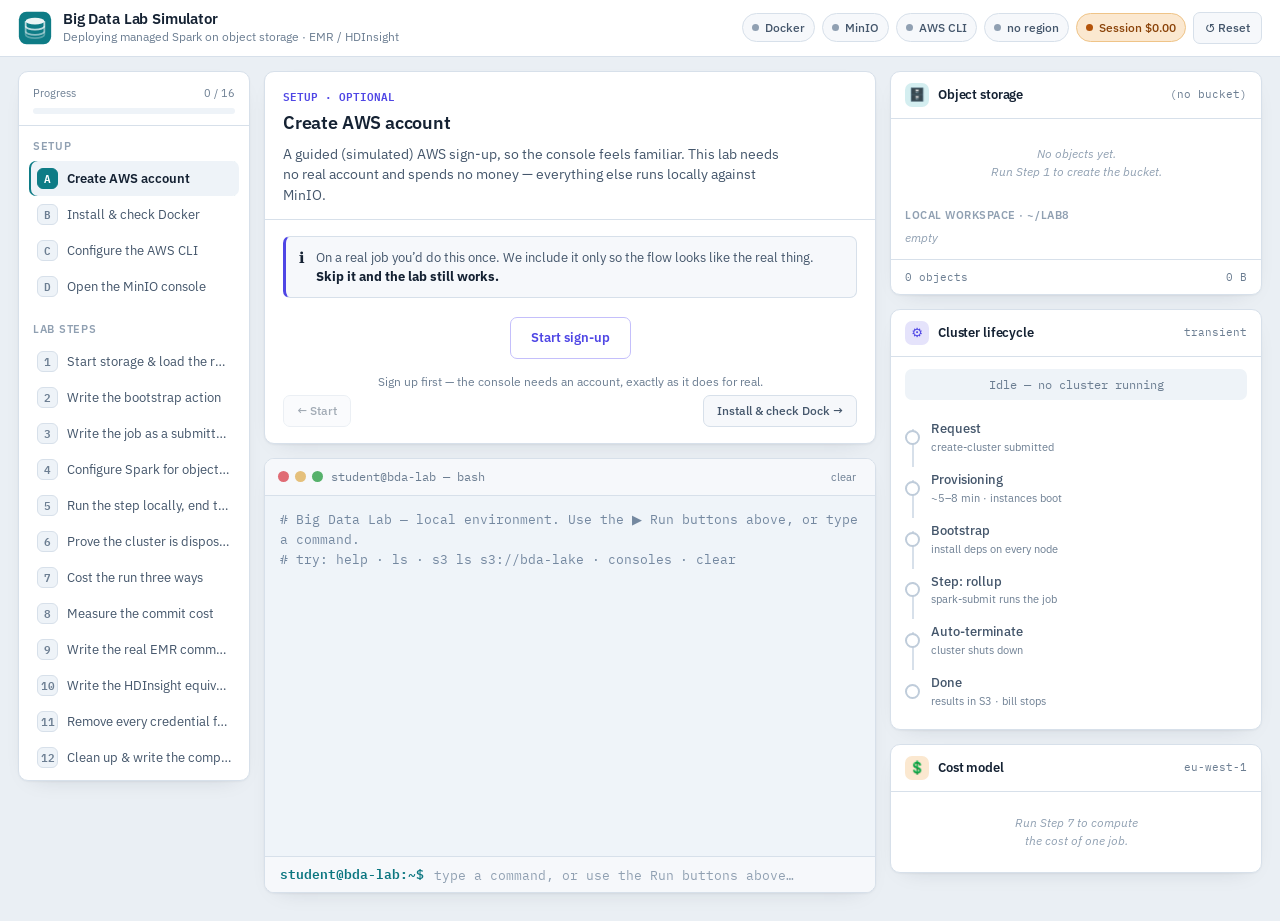
<file: index.html>
<!DOCTYPE html>
<html lang="en">
<head>
<meta charset="UTF-8">
<meta name="viewport" content="width=device-width, initial-scale=1, viewport-fit=cover">
<title>Big Data Lab Simulator — EMR / HDInsight</title>

<link rel="preconnect" href="https://fonts.googleapis.com">
<link rel="preconnect" href="https://fonts.gstatic.com" crossorigin>
<link href="https://fonts.googleapis.com/css2?family=IBM+Plex+Mono:wght@400;500;600&family=IBM+Plex+Sans:wght@400;500;600;700&display=swap" rel="stylesheet">

<!-- Stylesheets, in cascade order: tokens first, then the shell,
     then the pieces that sit inside it. -->
<link rel="stylesheet" href="css/tokens.css">
<link rel="stylesheet" href="css/base.css">
<link rel="stylesheet" href="css/layout.css">
<link rel="stylesheet" href="css/components.css">
<link rel="stylesheet" href="css/terminal.css">
<link rel="stylesheet" href="css/panels.css">
<link rel="stylesheet" href="css/modal.css">
<link rel="stylesheet" href="css/sim-window.css">

<!-- The simulated browser and the two consoles it draws. Namespaced
     .cr-* / .mn-* / .aw-* so they cannot leak into the lab. -->
<link rel="stylesheet" href="console/css/browser-chrome.css">
<link rel="stylesheet" href="console/css/minio.css">
<link rel="stylesheet" href="console/css/aws.css">
</head>
<body>

<header class="topbar">
  <div class="brand">
    <svg class="logo" viewBox="0 0 40 40" fill="none" aria-hidden="true">
      <rect x="1" y="1" width="38" height="38" rx="9" fill="#0e7c86"/>
      <ellipse cx="20" cy="12" rx="11" ry="4" fill="#fff" opacity=".92"/>
      <path d="M9 12v6c0 2.2 4.9 4 11 4s11-1.8 11-4v-6" stroke="#fff" stroke-width="2.1" opacity=".72" fill="none"/>
      <path d="M9 18v6c0 2.2 4.9 4 11 4s11-1.8 11-4v-6" stroke="#fff" stroke-width="2.1" opacity=".5" fill="none"/>
      <path d="M9 24v4c0 2.2 4.9 4 11 4s11-1.8 11-4v-4" stroke="#fff" stroke-width="2.1" opacity=".3" fill="none"/>
    </svg>
    <div class="brand-txt">
      <h1>Big Data Lab Simulator</h1>
      <p>Deploying managed Spark on object storage · EMR / HDInsight</p>
    </div>
  </div>
  <div class="env-strip" id="envStrip">
    <span class="chip" id="chDocker"><i class="dot"></i>Docker</span>
    <span class="chip" id="chMinio"><i class="dot"></i>MinIO</span>
    <span class="chip" id="chCli"><i class="dot"></i>AWS&nbsp;CLI</span>
    <span class="chip" id="chRegion"><i class="dot"></i>no&nbsp;region</span>
    <span class="chip cost" id="chCost"><i class="dot"></i>Session&nbsp;$0.00</span>
    <button class="btn-reset" id="btnReset">↺ Reset</button>
  </div>
</header>

<main class="app">
  <!-- left rail: progress + step index -->
  <nav class="nav">
    <div class="nav-prog">
      <div class="lab"><span>Progress</span><span id="progTxt">0 / 16</span></div>
      <div class="bar"><i id="progBar"></i></div>
    </div>
    <div class="nav-group"><span>Setup</span><ul class="nav-list" id="navSetup"></ul></div>
    <div class="nav-group"><span>Lab steps</span><ul class="nav-list" id="navSteps"></ul></div>
  </nav>

  <!-- centre: the current step, then the terminal -->
  <section class="center">
    <div class="panel" id="stepPanel"></div>

    <div class="term-wrap">
      <div class="term-head">
        <div class="tl"><i></i><i></i><i></i></div>
        <span class="ttl">student@bda-lab — bash</span>
        <button class="term-clear" id="termClear">clear</button>
      </div>
      <div class="term" id="term"></div>
      <div class="term-input">
        <span class="u" id="cwdLabel">student@bda-lab:~$</span>
        <input id="termInput" placeholder="type a command, or use the Run buttons above…" autocomplete="off" spellcheck="false">
      </div>
    </div>
  </section>

  <!-- right rail: live views of storage, compute and cost -->
  <aside class="rail">
    <div class="card">
      <div class="card-head store">
        <div class="ic">🗄️</div>
        <h3>Object storage</h3>
        <span class="sub" id="storeUrl">s3://bda-lake</span>
      </div>
      <div class="card-body" id="storeBody"></div>
      <div class="store-foot"><span id="storeCount">0 objects</span><span id="storeSize">0 B</span></div>
    </div>

    <div class="card">
      <div class="card-head comp"><div class="ic">⚙️</div><h3>Cluster lifecycle</h3><span class="sub">transient</span></div>
      <div class="card-body" id="clusterBody"></div>
    </div>

    <div class="card">
      <div class="card-head cost"><div class="ic">💲</div><h3>Cost model</h3><span class="sub">eu-west-1</span></div>
      <div class="card-body" id="costBody"></div>
    </div>
  </aside>
</main>

<!-- simulated AWS sign-up wizard -->
<div class="overlay" id="awsOverlay">
  <div class="modal aws">
    <div class="m-head"><h3 id="awsTitle">Create an AWS account</h3><button class="x" data-close="awsOverlay">×</button></div>
    <div class="m-body" id="awsBody"></div>
    <div class="m-foot" id="awsFoot"></div>
  </div>
</div>

<div class="toast" id="toast"></div>

<!-- Plain scripts in dependency order, so the lab also runs from
     file:// with no build step and no server. -->
<script src="js/core/utils.js"></script>
<script src="js/core/state.js"></script>
<script src="js/core/bridge.js"></script>

<script src="js/data/setup.js"></script>
<script src="js/data/steps.js"></script>

<script src="js/ui/panels.js"></script>
<script src="js/ui/nav.js"></script>
<script src="js/ui/step-panel.js"></script>
<script src="js/ui/terminal.js"></script>

<script src="js/engine/effects.js"></script>
<script src="js/engine/runner.js"></script>

<!-- the simulated browser, its two console apps, and the window manager -->
<script src="console/js/chrome.js"></script>
<script src="console/js/minio.js"></script>
<script src="console/js/aws.js"></script>
<script src="js/consoles/sim-window.js"></script>
<script src="js/consoles/launcher.js"></script>
<script src="js/consoles/aws-signup.js"></script>

<script src="js/app.js"></script>
</body>
</html>
</file>
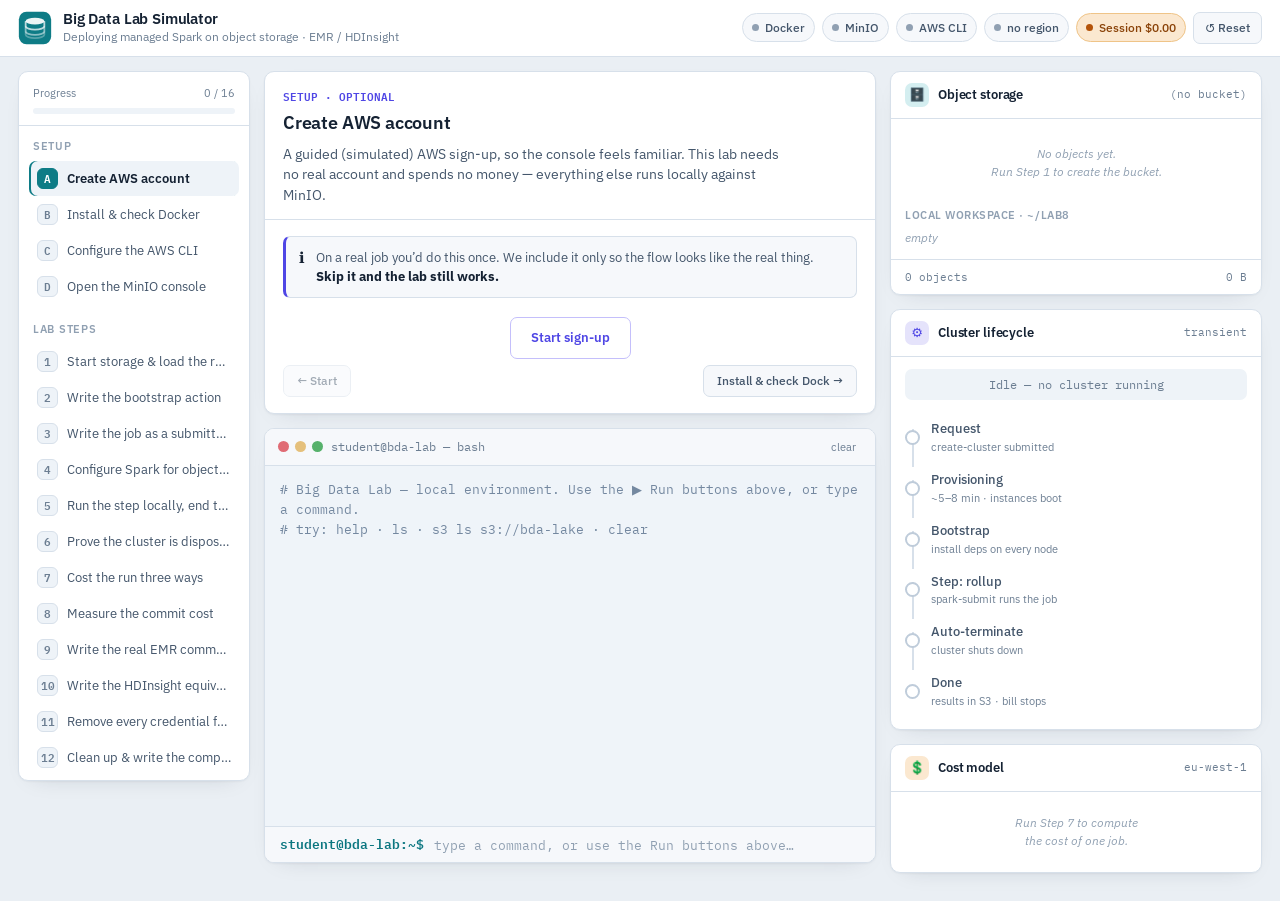
<file: _original-backup.html>
<!DOCTYPE html>
<html lang="en">
<head>
<meta charset="UTF-8">
<meta name="viewport" content="width=device-width, initial-scale=1, viewport-fit=cover">
<title>Big Data Lab Simulator — EMR / HDInsight</title>
<link rel="preconnect" href="https://fonts.googleapis.com">
<link rel="preconnect" href="https://fonts.gstatic.com" crossorigin>
<link href="https://fonts.googleapis.com/css2?family=IBM+Plex+Mono:wght@400;500;600&family=IBM+Plex+Sans:wght@400;500;600;700&display=swap" rel="stylesheet">
<style>
:root{
  --bg:#eaeff4; --surface:#ffffff; --surface-2:#f6f8fb; --surface-3:#eef3f8;
  --border:#d7e0ea; --border-strong:#bfccda;
  --ink:#152233; --ink-2:#44566b; --ink-3:#6c7e92; --muted:#90a0b2;
  --storage:#0e7c86; --storage-soft:#d4eef0; --storage-line:#9ad7db;
  --compute:#4f46e5; --compute-soft:#e5e3fb; --compute-line:#c4bffb;
  --warn:#b45309; --warn-soft:#fbe8d0; --warn-line:#efc488;
  --ok:#157a3c; --ok-soft:#d6efdf; --ok-line:#9fd6b2;
  --danger:#be123c; --danger-soft:#fbdbe3;
  --term-bg:#eff4f9; --term-ink:#243244; --term-dim:#7488a0;
  --term-green:#0f7a3d; --term-red:#c01f45; --term-blue:#2b4acb; --term-teal:#0b7680; --term-amber:#9a5a05; --term-violet:#5b3fd6;
  --radius:10px; --radius-sm:7px;
  --shadow:0 1px 2px rgba(21,34,51,.05), 0 8px 24px -16px rgba(21,34,51,.22);
  color-scheme: light;
}
*{box-sizing:border-box}
html{scroll-padding-top:env(safe-area-inset-top,0px)}
html,body{height:100%}
body{
  margin:0; background:var(--bg); color:var(--ink);
  font-family:"IBM Plex Sans","Segoe UI",system-ui,-apple-system,sans-serif;
  font-size:14px; line-height:1.5;
  padding-top:env(safe-area-inset-top,0px); padding-bottom:env(safe-area-inset-bottom,0px);
  -webkit-font-smoothing:antialiased;
}
code,kbd,.mono{font-family:"IBM Plex Mono",ui-monospace,"SFMono-Regular",Menlo,monospace}
h1,h2,h3,h4{margin:0; font-weight:600; letter-spacing:-.01em}
a{color:var(--storage)}
::selection{background:#bfe6e9}

/* fixed top bar fill for safe area */
body::before{content:"";position:fixed;inset:0 0 auto;height:env(safe-area-inset-top,0px);background:var(--surface);z-index:60}

/* ---------- Header ---------- */
.topbar{
  position:sticky; top:env(safe-area-inset-top,0px); z-index:50;
  background:var(--surface); border-bottom:1px solid var(--border);
  display:flex; align-items:center; gap:16px; padding:10px 18px; flex-wrap:wrap;
}
.brand{display:flex; align-items:center; gap:11px; min-width:0}
.logo{width:34px;height:34px;flex:0 0 auto}
.brand-txt{min-width:0}
.brand-txt h1{font-size:15px; line-height:1.15}
.brand-txt p{margin:1px 0 0; font-size:11.5px; color:var(--ink-3)}
.env-strip{display:flex; align-items:center; gap:7px; margin-left:auto; flex-wrap:wrap}
.chip{
  display:inline-flex; align-items:center; gap:6px; font-size:11.5px; font-weight:500;
  padding:5px 9px; border-radius:100px; border:1px solid var(--border);
  background:var(--surface-2); color:var(--ink-2); white-space:nowrap;
}
.chip .dot{width:7px;height:7px;border-radius:50%;background:var(--muted);flex:0 0 auto}
.chip.on{background:var(--ok-soft); border-color:var(--ok-line); color:#0e5a2c}
.chip.on .dot{background:var(--ok)}
.chip.run{background:var(--compute-soft); border-color:var(--compute-line); color:#3b32b8}
.chip.run .dot{background:var(--compute); animation:pulse 1.1s infinite}
.chip.cost{background:var(--warn-soft);border-color:var(--warn-line);color:#8a4208}
.chip.cost .dot{background:var(--warn)}
@keyframes pulse{0%,100%{opacity:1}50%{opacity:.35}}
.btn-reset{
  font:inherit;font-size:12px;font-weight:500;cursor:pointer;color:var(--ink-2);
  background:var(--surface-2);border:1px solid var(--border);border-radius:7px;padding:6px 11px;
}
.btn-reset:hover{border-color:var(--border-strong);background:var(--surface-3)}

/* ---------- Layout ---------- */
.app{display:grid; grid-template-columns:232px minmax(0,1fr) 372px; gap:14px; padding:14px 18px 28px; align-items:start}

/* ---------- Nav rail ---------- */
.nav{position:sticky; top:calc(64px + env(safe-area-inset-top,0px)); background:var(--surface); border:1px solid var(--border); border-radius:var(--radius); overflow:hidden; box-shadow:var(--shadow)}
.nav-prog{padding:13px 14px 11px; border-bottom:1px solid var(--border)}
.nav-prog .lab{display:flex;justify-content:space-between;font-size:11px;color:var(--ink-3);margin-bottom:7px}
.bar{height:6px;background:var(--surface-3);border-radius:100px;overflow:hidden}
.bar>i{display:block;height:100%;width:0;background:linear-gradient(90deg,var(--storage),var(--compute));transition:width .5s cubic-bezier(.4,0,.2,1)}
.nav-group{padding:9px 10px 4px}
.nav-group>span{font-size:10.5px;font-weight:600;letter-spacing:.07em;text-transform:uppercase;color:var(--muted);padding:0 4px}
.nav-list{list-style:none;margin:5px 0 0;padding:0}
.nav-item{
  display:flex;align-items:center;gap:9px;padding:7px 8px;border-radius:var(--radius-sm);
  cursor:pointer;font-size:12.5px;color:var(--ink-2);margin-bottom:1px;
}
.nav-item:hover{background:var(--surface-2)}
.nav-item.active{background:var(--surface-3);color:var(--ink);font-weight:600;box-shadow:inset 2px 0 0 var(--storage)}
.nav-num{
  width:21px;height:21px;flex:0 0 auto;border-radius:6px;display:grid;place-items:center;
  font-size:11px;font-weight:600;background:var(--surface-3);color:var(--ink-3);border:1px solid var(--border);
  font-family:"IBM Plex Mono",monospace;
}
.nav-item.active .nav-num{background:var(--storage);color:#fff;border-color:var(--storage)}
.nav-item.done .nav-num{background:var(--ok-soft);color:var(--ok);border-color:var(--ok-line)}
.nav-item.done .nav-num::after{content:"✓"}
.nav-item.done .nav-num span{display:none}
.nav-title{overflow:hidden;text-overflow:ellipsis;white-space:nowrap}

/* ---------- Center column ---------- */
.center{display:flex;flex-direction:column;gap:14px;min-width:0}
.panel{background:var(--surface);border:1px solid var(--border);border-radius:var(--radius);box-shadow:var(--shadow)}
.step-head{padding:16px 18px 14px;border-bottom:1px solid var(--border)}
.step-eyebrow{font-size:11px;font-weight:600;color:var(--storage);font-family:"IBM Plex Mono",monospace;margin-bottom:5px}
.step-eyebrow.setup{color:var(--compute)}
.step-head h2{font-size:18px}
.step-head .lede{margin:8px 0 0;color:var(--ink-2);font-size:13.5px;max-width:62ch}
.step-body{padding:16px 18px}
.teach{
  display:flex;gap:11px;background:var(--surface-2);border:1px solid var(--border);
  border-left:3px solid var(--storage);border-radius:var(--radius-sm);padding:11px 13px;margin-bottom:13px;
}
.teach.setup{border-left-color:var(--compute)}
.teach.warn{border-left-color:var(--warn);background:var(--warn-soft);border-color:var(--warn-line)}
.teach .ic{flex:0 0 auto;font-size:15px;line-height:1.3}
.teach p{margin:0;font-size:12.8px;color:var(--ink-2)}
.teach strong{color:var(--ink)}

.cmd{border:1px solid var(--border);border-radius:var(--radius-sm);overflow:hidden;margin-bottom:12px;background:var(--surface-3)}
.cmd-bar{display:flex;align-items:center;gap:8px;padding:7px 10px;background:var(--surface-2);border-bottom:1px solid var(--border)}
.cmd-bar .lbl{font-size:11.5px;font-weight:600;color:var(--ink-2);margin-right:auto;display:flex;align-items:center;gap:7px}
.tag{font-size:10px;font-weight:600;padding:2px 7px;border-radius:100px;font-family:"IBM Plex Mono",monospace}
.tag.added{background:var(--compute-soft);color:#3b32b8}
.tag.review{background:var(--warn-soft);color:#8a4208}
.cmd pre{margin:0;padding:11px 13px;overflow-x:auto;font-size:12.3px;line-height:1.55;color:var(--term-ink);white-space:pre}
.cmd pre .cm{color:var(--term-dim)}
.cmd pre .kw{color:var(--term-violet);font-weight:500}
.cmd pre .st{color:var(--term-teal)}
.cmd pre .fl{color:var(--term-amber)}
.btn{font:inherit;font-weight:600;font-size:12px;cursor:pointer;border-radius:7px;padding:6px 13px;border:1px solid transparent;display:inline-flex;align-items:center;gap:6px;transition:.12s}
.btn:disabled{opacity:.5;cursor:not-allowed}
.btn-run{background:var(--storage);color:#fff}
.btn-run:hover:not(:disabled){background:#0a6b74}
.btn-copy{background:var(--surface);color:var(--ink-2);border-color:var(--border-strong)}
.btn-copy:hover:not(:disabled){background:var(--surface-3)}
.btn-ghost{background:var(--surface);color:var(--compute);border-color:var(--compute-line)}
.btn-ghost:hover:not(:disabled){background:var(--compute-soft)}
.step-nav-btns{display:flex;justify-content:space-between;gap:10px;margin-top:4px}
.btn-step{background:var(--surface-2);color:var(--ink-2);border-color:var(--border);font-weight:500}
.btn-step:hover:not(:disabled){border-color:var(--border-strong);background:var(--surface-3)}
.btn-run-all{background:var(--compute);color:#fff;margin-left:auto}
.btn-run-all:hover:not(:disabled){background:#413ad0}

/* ---------- Terminal ---------- */
.term-wrap{background:var(--surface);border:1px solid var(--border);border-radius:var(--radius);overflow:hidden;box-shadow:var(--shadow)}
.term-head{display:flex;align-items:center;gap:8px;padding:9px 13px;background:var(--surface-2);border-bottom:1px solid var(--border)}
.tl{display:flex;gap:6px}
.tl i{width:11px;height:11px;border-radius:50%;display:block}
.tl i:nth-child(1){background:#e06c75}.tl i:nth-child(2){background:#e5c07b}.tl i:nth-child(3){background:#56b16b}
.term-head .ttl{font-size:11.5px;color:var(--ink-3);font-family:"IBM Plex Mono",monospace;margin-right:auto}
.term-clear{font:inherit;font-size:11px;color:var(--ink-3);background:none;border:none;cursor:pointer}
.term-clear:hover{color:var(--ink)}
.term{background:var(--term-bg);padding:13px 15px;height:360px;overflow-y:auto;font-family:"IBM Plex Mono",monospace;font-size:12.5px;line-height:1.6;color:var(--term-ink)}
.term .ln{white-space:pre-wrap;word-break:break-word}
.term .prompt .u{color:var(--term-teal);font-weight:600}
.term .prompt .p{color:var(--term-blue)}
.term .prompt .cmd{color:var(--term-ink)}
.g{color:var(--term-green)} .r{color:var(--term-red)} .b{color:var(--term-blue)}
.t{color:var(--term-teal)} .a{color:var(--term-amber)} .v{color:var(--term-violet)}
.d{color:var(--term-dim)} .bold{font-weight:600}
.term-input{display:flex;align-items:center;gap:8px;padding:8px 15px;border-top:1px solid var(--border);background:var(--surface-2)}
.term-input .u{color:var(--term-teal);font-family:"IBM Plex Mono",monospace;font-size:12.5px;font-weight:600;flex:0 0 auto}
.term-input input{flex:1;border:none;background:none;font-family:"IBM Plex Mono",monospace;font-size:12.5px;color:var(--ink);outline:none}
.term-input input::placeholder{color:var(--muted)}

/* ---------- Right rail ---------- */
.rail{display:flex;flex-direction:column;gap:14px;position:sticky;top:calc(64px + env(safe-area-inset-top,0px))}
.card{background:var(--surface);border:1px solid var(--border);border-radius:var(--radius);overflow:hidden;box-shadow:var(--shadow)}
.card-head{display:flex;align-items:center;gap:9px;padding:11px 14px;border-bottom:1px solid var(--border)}
.card-head .ic{width:24px;height:24px;border-radius:7px;display:grid;place-items:center;flex:0 0 auto;font-size:13px}
.card-head.store .ic{background:var(--storage-soft);color:var(--storage)}
.card-head.comp .ic{background:var(--compute-soft);color:var(--compute)}
.card-head.cost .ic{background:var(--warn-soft);color:var(--warn)}
.card-head h3{font-size:13px;margin-right:auto}
.card-head .sub{font-size:10.5px;color:var(--ink-3);font-family:"IBM Plex Mono",monospace}
.card-body{padding:12px 14px}
.flash{animation:flash 1.1s ease}
@keyframes flash{0%{background:var(--warn-soft)}100%{background:var(--surface)}}
.flash-store{animation:flashS 1.1s ease}
@keyframes flashS{0%{background:var(--storage-soft)}100%{background:var(--surface)}}

/* bucket tree */
.empty-note{font-size:12px;color:var(--muted);text-align:center;padding:14px 6px;font-style:italic}
.tree{font-family:"IBM Plex Mono",monospace;font-size:12px;line-height:1.75}
.node{display:flex;align-items:center;gap:7px;padding:1px 0;color:var(--ink-2)}
.node .nm{color:var(--ink)}
.node.zone .nm{color:var(--storage);font-weight:600}
.node .sz{margin-left:auto;color:var(--ink-3);font-size:11px}
.node .badge{margin-left:auto;font-size:10px;background:var(--storage-soft);color:var(--storage);padding:1px 7px;border-radius:100px;font-weight:600}
.node.isnew{animation:newrow 1.6s ease}
@keyframes newrow{0%{background:#cdeef0;border-radius:5px}100%{background:transparent}}
.ind1{padding-left:15px}.ind2{padding-left:30px}.ind3{padding-left:45px}
.store-foot{border-top:1px solid var(--border);padding:9px 14px;display:flex;justify-content:space-between;font-size:11px;color:var(--ink-3);font-family:"IBM Plex Mono",monospace}
.local-head{font-size:10.5px;font-weight:600;letter-spacing:.05em;text-transform:uppercase;color:var(--muted);margin:13px 0 6px}
.local-list{list-style:none;margin:0;padding:0;font-family:"IBM Plex Mono",monospace;font-size:11.5px}
.local-list li{display:flex;gap:7px;align-items:center;padding:2px 0;color:var(--ink-2)}
.local-list li .f{color:var(--ink)}
.local-list li .n{margin-left:auto;font-size:10px;color:var(--compute);background:var(--compute-soft);padding:1px 6px;border-radius:100px}
.local-empty{font-size:11.5px;color:var(--muted);font-style:italic}

/* cluster */
.pipe{display:flex;flex-direction:column;gap:0}
.stage{display:flex;align-items:center;gap:11px;padding:7px 0;position:relative}
.stage .dot{width:15px;height:15px;border-radius:50%;flex:0 0 auto;border:2px solid var(--border-strong);background:var(--surface);z-index:2;transition:.25s}
.stage::before{content:"";position:absolute;left:7px;top:17px;bottom:-4px;width:2px;background:var(--border);z-index:1}
.stage:last-child::before{display:none}
.stage .txt{font-size:12px;color:var(--ink-3)}
.stage .txt b{display:block;color:var(--ink-2);font-size:12.5px;font-weight:500}
.stage .txt small{font-size:10.5px}
.stage.active .dot{border-color:var(--compute);background:var(--compute);box-shadow:0 0 0 4px var(--compute-soft);animation:pulse 1s infinite}
.stage.active .txt b{color:var(--compute)}
.stage.done .dot{border-color:var(--ok);background:var(--ok)}
.stage.done .txt b{color:var(--ink)}
.stage.term .dot{border-color:var(--ink-3);background:var(--ink-3)}
.cluster-state{font-size:11.5px;font-family:"IBM Plex Mono",monospace;padding:7px 10px;border-radius:7px;background:var(--surface-3);color:var(--ink-3);margin-bottom:12px;text-align:center}
.cluster-state.live{background:var(--compute-soft);color:#3b32b8;font-weight:600}
.cluster-state.gone{background:var(--ok-soft);color:#0e5a2c;font-weight:600}

/* cost */
.cost-empty{font-size:12px;color:var(--muted);font-style:italic;text-align:center;padding:10px 4px}
.cost-rows{list-style:none;margin:0;padding:0}
.cost-rows li{margin-bottom:11px}
.cost-rows .cl{display:flex;justify-content:space-between;font-size:12px;margin-bottom:4px}
.cost-rows .cl .v{font-family:"IBM Plex Mono",monospace;font-weight:600}
.meter{height:9px;border-radius:100px;background:var(--surface-3);overflow:hidden}
.meter>i{display:block;height:100%;width:0;border-radius:100px;transition:width .9s cubic-bezier(.4,0,.2,1)}
.m-od>i{background:var(--storage)} .m-spot>i{background:var(--ok)} .m-srv>i{background:var(--compute)}
.cost-rows .pct{color:var(--ok);font-weight:600}
.forgot{margin-top:4px;background:var(--danger-soft);border:1px solid #f4b9c6;border-radius:var(--radius-sm);padding:10px 12px}
.forgot .cl{display:flex;justify-content:space-between;font-size:12px;color:#8e0f30;font-weight:600;margin-bottom:5px}
.forgot .cl .v{font-family:"IBM Plex Mono",monospace}
.forgot .meter{background:#f6ccd6}.forgot .meter>i{background:var(--danger);width:100%}
.forgot small{display:block;margin-top:6px;font-size:11px;color:#a33;font-weight:400}

/* deliverable */
.deliv .pt{display:flex;gap:9px;align-items:flex-start;font-size:12.5px;color:var(--ink-2);margin-bottom:7px}
.deliv .pt input{margin-top:3px;accent-color:var(--storage)}
.deliv textarea{width:100%;margin-top:11px;border:1px solid var(--border);border-radius:var(--radius-sm);padding:11px;font:inherit;font-size:13px;resize:vertical;min-height:120px;color:var(--ink);background:var(--surface-2)}
.deliv textarea:focus{outline:none;border-color:var(--storage);background:#fff}
.deliv .wc{display:flex;justify-content:space-between;align-items:center;margin-top:9px}
.deliv .wc span{font-size:11.5px;color:var(--ink-3);font-family:"IBM Plex Mono",monospace}
.wc-ok{color:var(--ok)!important}

/* ---------- Modal ---------- */
.overlay{position:fixed;inset:0;background:rgba(21,34,51,.45);display:none;align-items:center;justify-content:center;z-index:100;padding:18px}
.overlay.show{display:flex}
.modal{background:var(--surface);border-radius:14px;max-width:440px;width:100%;overflow:hidden;box-shadow:0 24px 64px -20px rgba(0,0,0,.5);max-height:90vh;display:flex;flex-direction:column}
.modal.aws{max-width:400px}
.m-head{padding:16px 20px;display:flex;align-items:center;gap:11px;border-bottom:1px solid var(--border)}
.m-head h3{font-size:15px;margin-right:auto}
.m-head .x{font:inherit;font-size:19px;color:var(--ink-3);background:none;border:none;cursor:pointer;line-height:1}
.m-body{padding:20px;overflow-y:auto}
.sim-banner{background:var(--warn-soft);border:1px solid var(--warn-line);border-radius:8px;padding:9px 12px;font-size:11.5px;color:#8a4208;margin-bottom:17px;display:flex;gap:8px}
.field{margin-bottom:14px}
.field label{display:block;font-size:12px;font-weight:500;color:var(--ink-2);margin-bottom:5px}
.field input{width:100%;border:1px solid var(--border-strong);border-radius:8px;padding:9px 11px;font:inherit;font-size:13.5px;color:var(--ink)}
.field input:focus{outline:none;border-color:var(--storage)}
.field .row2{display:grid;grid-template-columns:1fr 1fr;gap:10px}
.m-foot{padding:14px 20px;border-top:1px solid var(--border);display:flex;justify-content:space-between;align-items:center;gap:10px}
.m-dots{display:flex;gap:6px}.m-dots i{width:7px;height:7px;border-radius:50%;background:var(--border-strong)}.m-dots i.on{background:var(--storage)}
.btn-primary{background:var(--storage);color:#fff;font:inherit;font-weight:600;font-size:13px;border:none;border-radius:8px;padding:9px 18px;cursor:pointer}
.btn-primary:hover{background:#0a6b74}
.aws-done{text-align:center;padding:12px 4px}
.aws-done .big{font-size:40px;margin-bottom:8px}
.aws-done h4{font-size:16px;margin-bottom:7px}
.aws-done p{color:var(--ink-2);font-size:13px;margin:0 0 4px}
.aws-done .acct{font-family:"IBM Plex Mono",monospace;background:var(--surface-3);padding:4px 10px;border-radius:7px;display:inline-block;margin-top:8px;font-size:12px}

/* MinIO console modal */
.modal.minio{max-width:560px}
.minio-login{text-align:center;padding:8px 10px}
.minio-brand{font-family:"IBM Plex Mono",monospace;font-size:22px;font-weight:600;color:var(--storage);margin-bottom:3px}
.minio-brand small{display:block;font-family:"IBM Plex Sans";font-size:11px;color:var(--ink-3);font-weight:400;letter-spacing:.03em}
.minio-login .field{text-align:left;margin-top:16px}
.minio-err{display:none;background:var(--danger-soft);color:#8e0f30;font-size:12px;padding:9px 12px;border-radius:8px;margin-bottom:14px}
.minio-err.show{display:block}
.minio-console .mc-top{display:flex;align-items:center;gap:10px;background:var(--surface-3);padding:10px 14px;border-radius:8px;margin-bottom:14px;font-size:12px}
.minio-console .mc-top .url{font-family:"IBM Plex Mono",monospace;color:var(--ink-2)}
.minio-console .mc-top .live{margin-left:auto;font-size:11px;color:var(--ok);font-weight:600;display:flex;align-items:center;gap:6px}
.minio-console .mc-top .live .dot{width:7px;height:7px;border-radius:50%;background:var(--ok)}
.mc-bucket{border:1px solid var(--border);border-radius:8px;overflow:hidden}
.mc-bucket .bh{display:flex;align-items:center;gap:9px;padding:11px 13px;background:var(--surface-2);font-weight:600;font-size:13px}
.mc-bucket .bh .usage{margin-left:auto;font-size:11px;color:var(--ink-3);font-weight:400;font-family:"IBM Plex Mono",monospace}

/* toast */
.toast{position:fixed;bottom:22px;left:50%;transform:translateX(-50%) translateY(16px);background:var(--ink);color:#fff;padding:9px 16px;border-radius:9px;font-size:12.5px;font-weight:500;opacity:0;pointer-events:none;transition:.25s;z-index:200}
.toast.show{opacity:1;transform:translateX(-50%) translateY(0)}

/* responsive */
@media (max-width:1180px){
  .app{grid-template-columns:200px minmax(0,1fr)}
  .rail{grid-column:1 / -1;position:static;display:grid;grid-template-columns:1fr 1fr;gap:14px}
  .rail .card:first-child{grid-column:1 / -1}
}
@media (max-width:820px){
  .app{grid-template-columns:1fr;padding:12px 12px 24px}
  .nav{position:static}
  .rail{grid-template-columns:1fr}
  .env-strip{width:100%;margin-left:0}
  .term{height:300px}
}
</style>
</head>
<body>

<header class="topbar">
  <div class="brand">
    <svg class="logo" viewBox="0 0 40 40" fill="none" aria-hidden="true">
      <rect x="1" y="1" width="38" height="38" rx="9" fill="#0e7c86"/>
      <ellipse cx="20" cy="12" rx="11" ry="4" fill="#fff" opacity=".92"/>
      <path d="M9 12v6c0 2.2 4.9 4 11 4s11-1.8 11-4v-6" stroke="#fff" stroke-width="2.1" opacity=".72" fill="none"/>
      <path d="M9 18v6c0 2.2 4.9 4 11 4s11-1.8 11-4v-6" stroke="#fff" stroke-width="2.1" opacity=".5" fill="none"/>
      <path d="M9 24v4c0 2.2 4.9 4 11 4s11-1.8 11-4v-4" stroke="#fff" stroke-width="2.1" opacity=".3" fill="none"/>
    </svg>
    <div class="brand-txt">
      <h1>Big Data Lab Simulator</h1>
      <p>Deploying managed Spark on object storage · EMR / HDInsight</p>
    </div>
  </div>
  <div class="env-strip" id="envStrip">
    <span class="chip" id="chDocker"><i class="dot"></i>Docker</span>
    <span class="chip" id="chMinio"><i class="dot"></i>MinIO</span>
    <span class="chip" id="chCli"><i class="dot"></i>AWS&nbsp;CLI</span>
    <span class="chip" id="chRegion"><i class="dot"></i>no&nbsp;region</span>
    <span class="chip cost" id="chCost"><i class="dot"></i>Session&nbsp;$0.00</span>
    <button class="btn-reset" id="btnReset">↺ Reset</button>
  </div>
</header>

<main class="app">
  <!-- NAV -->
  <nav class="nav">
    <div class="nav-prog">
      <div class="lab"><span>Progress</span><span id="progTxt">0 / 17</span></div>
      <div class="bar"><i id="progBar"></i></div>
    </div>
    <div class="nav-group"><span>Setup</span><ul class="nav-list" id="navSetup"></ul></div>
    <div class="nav-group"><span>Lab steps</span><ul class="nav-list" id="navSteps"></ul></div>
  </nav>

  <!-- CENTER -->
  <section class="center">
    <div class="panel" id="stepPanel"></div>

    <div class="term-wrap">
      <div class="term-head">
        <div class="tl"><i></i><i></i><i></i></div>
        <span class="ttl">student@bda-lab — bash</span>
        <button class="term-clear" id="termClear">clear</button>
      </div>
      <div class="term" id="term"></div>
      <div class="term-input">
        <span class="u" id="cwdLabel">student@bda-lab:~$</span>
        <input id="termInput" placeholder="type a command, or use the Run buttons above…" autocomplete="off" spellcheck="false">
      </div>
    </div>
  </section>

  <!-- RIGHT RAIL -->
  <aside class="rail">
    <div class="card">
      <div class="card-head store">
        <div class="ic">🗄️</div>
        <h3>Object storage</h3>
        <span class="sub" id="storeUrl">s3://bda-lake</span>
      </div>
      <div class="card-body" id="storeBody"></div>
      <div class="store-foot"><span id="storeCount">0 objects</span><span id="storeSize">0 B</span></div>
    </div>

    <div class="card">
      <div class="card-head comp"><div class="ic">⚙️</div><h3>Cluster lifecycle</h3><span class="sub">transient</span></div>
      <div class="card-body" id="clusterBody"></div>
    </div>

    <div class="card">
      <div class="card-head cost"><div class="ic">💲</div><h3>Cost model</h3><span class="sub">eu-west-1</span></div>
      <div class="card-body" id="costBody"></div>
    </div>
  </aside>
</main>

<!-- AWS signup modal -->
<div class="overlay" id="awsOverlay">
  <div class="modal aws">
    <div class="m-head"><h3 id="awsTitle">Create an AWS account</h3><button class="x" data-close="awsOverlay">×</button></div>
    <div class="m-body" id="awsBody"></div>
    <div class="m-foot" id="awsFoot"></div>
  </div>
</div>

<!-- MinIO console modal -->
<div class="overlay" id="minioOverlay">
  <div class="modal minio">
    <div class="m-head"><h3>MinIO Console</h3><button class="x" data-close="minioOverlay">×</button></div>
    <div class="m-body" id="minioBody"></div>
  </div>
</div>

<div class="toast" id="toast"></div>

<script>
/* ============================================================
   STATE
   ============================================================ */
const PROMPT = { user:'student', host:'bda-lab' };
let state, S;

function freshState(){
  return {
    done:{},                 // id -> true
    cwd:'~',
    env:{ docker:false, minio:false, cli:false, region:null, awsAcct:null, minioSeen:false, credsRemoved:false },
    files:[],                // {path, size} relative to bucket (no "bda-lake/" prefix)
    local:[],                // {name, note}  in ~/lab8 (or ~/lab3)
    bucketCreated:false,
    runtime:null,            // measured spark-submit wall time (h)
    cost:null,               // computed cost object
    cluster:{ active:false, stageIndex:-1, terminated:false },
    sessionCost:0,
  };
}

/* ============================================================
   LAB CONTENT
   ============================================================ */
const SETUP = [
  {
    id:'aws', num:'A', title:'Create AWS account', eyebrow:'SETUP · OPTIONAL',
    lede:'A guided (simulated) AWS sign-up, so the console feels familiar. This lab needs no real account and spends no money — everything else runs locally against MinIO.',
    teach:[{cls:'setup',ic:'ℹ️',html:'On a real job you\u2019d do this once. We include it only so the flow looks like the real thing. <strong>Skip it and the lab still works.</strong>'}],
    special:'aws'
  },
  {
    id:'docker', num:'B', title:'Install & check Docker', eyebrow:'SETUP',
    lede:'Docker runs MinIO (our stand-in for S3) as a container. Confirm it\u2019s installed before anything else.',
    teach:[{cls:'setup',ic:'🐳',html:'A <strong>container</strong> is a sealed, disposable box that holds an app and everything it needs. MinIO ships as one, so you don\u2019t install it by hand.'}],
    cmds:[{ id:'docker-v', lbl:'Verify Docker', code:'docker --version && docker info --format "{{.ServerVersion}}" >/dev/null 2>&1 && echo "docker daemon: reachable"',
      out:[['g','Docker version 27.1.1, build 6312585'],['','docker daemon: reachable']], fx:'docker' }]
  },
  {
    id:'awscli', num:'C', title:'Configure the AWS CLI', eyebrow:'SETUP',
    lede:'The same aws command talks to both real S3 and MinIO. Point it at a region and give it keys. For MinIO we\u2019ll use minioadmin / minioadmin.',
    teach:[{cls:'setup',ic:'🔑',html:'<code>aws configure</code> saves credentials to <code>~/.aws/credentials</code>. In this lab the keys are local-only; in Step 11 you\u2019ll remove keys entirely and let the cluster\u2019s IAM role supply them.'}],
    cmds:[{ id:'aws-config', lbl:'Run aws configure', code:'aws configure',
      out:[['d','AWS Access Key ID [None]: ',true,'minioadmin'],
           ['d','AWS Secret Access Key [None]: ',true,'minioadmin'],
           ['d','Default region name [None]: ',true,'us-east-1'],
           ['d','Default output format [None]: ',true,'json'],
           ['g','credentials saved to ~/.aws/credentials']], fx:'cli' }]
  },
  {
    id:'minio', num:'D', title:'Open the MinIO console', eyebrow:'SETUP',
    lede:'MinIO has a web dashboard at http://localhost:9001 — the visual twin of the AWS S3 console. You can only reach it once MinIO is running (Step 1 starts it).',
    teach:[{cls:'setup',ic:'🖥️',html:'Having a browser view of your buckets next to the terminal is the fastest way to <strong>see</strong> what each command did. Keep it open as you work.'}],
    special:'minio'
  },
];

const STEPS = [
  {
    id:'s1', num:1, title:'Start storage & load the raw zone', eyebrow:'STEP 01',
    lede:'MinIO stands in for S3 with an identical API. Create the three-zone layout almost every data lake uses — raw, curated, results — and drop in the source data.',
    teach:[
      {ic:'🪣',html:'<strong>Zones are a convention, not a feature.</strong> Their value: permissions and retention can differ per zone, and everyone knows what a path means.'},
    ],
    cmds:[
      { id:'s1-start', lbl:'Start MinIO (S3-compatible)', code:
`docker start bda-minio 2>/dev/null || docker run -d --name bda-minio \\
  -p 9000:9000 -p 9001:9001 \\
  -e MINIO_ROOT_USER=minioadmin -e MINIO_ROOT_PASSWORD=minioadmin \\
  minio/minio server /data --console-address ':9001'
sleep 5
export AWS_ACCESS_KEY_ID=minioadmin
export AWS_SECRET_ACCESS_KEY=minioadmin
export AWS_DEFAULT_REGION=us-east-1
alias s3='aws --endpoint-url http://localhost:9000 s3'`,
        out:[['d','Unable to find image \u2018minio/minio:latest\u2019 locally'],
             ['d','latest: Pulling from minio/minio'],
             ['d','a1f1879bb7de: Pull complete'],
             ['','Status: Downloaded newer image for minio/minio:latest'],
             ['t','e3c91a7f0b2d44a9c81e5f6a2b7d0c19ab3e4f5061728394a5b6c7d8e9f00112'],
             ['d','[+] API:  http://localhost:9000   Console: http://localhost:9001'],
             ['g','MinIO is up \u2014 console at http://localhost:9001 (minioadmin / minioadmin)']],
        fx:'minio-up' },
      { id:'s1-gen', lbl:'Generate the sample events (Lab 3.1 data)', tag:'added', code:
`# added for this simulator: recreates the Lab 3.1 sample if you don't have it
mkdir -p ~/lab3
python3 ~/lab3/gen_events.py --rows 4000000 > ~/lab3/events.json`,
        out:[['d','generating synthetic web events...'],
             ['','wrote 4,000,000 rows \u2192 ~/lab3/events.json'],
             ['t','size on disk: 1.1 GiB']],
        fx:'gen-events' },
      { id:'s1-load', lbl:'Create the bucket & load raw/', code:
`s3 mb s3://bda-lake
s3 cp ~/lab3/events.json s3://bda-lake/raw/events/events.json
s3 ls --recursive s3://bda-lake/ --human-readable`,
        out:[['t','make_bucket: bda-lake'],
             ['','upload: ~/lab3/events.json to s3://bda-lake/raw/events/events.json'],
             ['d','2026-10-26 09:14:02  1.1 GiB raw/events/events.json']],
        fx:'load-raw', need:'minio' },
    ]
  },
  {
    id:'s2', num:2, title:'Write the bootstrap action', eyebrow:'STEP 02',
    lede:'A bootstrap action runs on every node before the cluster is marked ready. It is where dependencies go — and the most common cause of a cluster that starts then instantly fails.',
    teach:[
      {ic:'⚡',html:'Two rules: <strong>fail fast</strong> with <code>set -e</code> so a broken node can\u2019t join silently, and <strong>keep it short</strong> — every second here is billed on every node.'},
    ],
    cmds:[
      { id:'s2-write', lbl:'Create & run bootstrap.sh', code:
`mkdir -p ~/lab8 && cd ~/lab8
cat > bootstrap.sh <<'EOF'
#!/bin/bash
set -euo pipefail
sudo python3 -m pip install --quiet pandas==2.2.2 boto3==1.34.100
python3 -c 'import pandas, boto3; print("deps ok", pandas.__version__)'
sudo mkdir -p /mnt/scratch && sudo chmod 1777 /mnt/scratch
echo "bootstrap complete on $(hostname)"
EOF
chmod +x bootstrap.sh
./bootstrap.sh`,
        out:[['d','installing pandas==2.2.2 boto3==1.34.100 ...'],
             ['g','deps ok 2.2.2'],
             ['','bootstrap complete on ip-10-0-1-42']],
        fx:'mk-bootstrap' },
      { id:'s2-up', lbl:'Upload to the scripts zone', code:`s3 cp bootstrap.sh s3://bda-lake/scripts/bootstrap.sh`,
        out:[['','upload: ./bootstrap.sh to s3://bda-lake/scripts/bootstrap.sh']], fx:'up-bootstrap', need:'minio' },
    ]
  },
  {
    id:'s3', num:3, title:'Write the job as a submittable step', eyebrow:'STEP 03',
    lede:'An EMR step is just a spark-submit with arguments. Make every path a parameter — a job with a hard-coded bucket can\u2019t be promoted from dev to prod without editing code.',
    teach:[
      {ic:'🧩',html:'The job prints its own row counts, so the logs are self-documenting. On a finished cluster, those printed lines are often your <strong>only</strong> view into what a step did.'},
    ],
    cmds:[
      { id:'s3-write', lbl:'Create daily_rollup.py', code:
`cat > ~/lab8/daily_rollup.py <<'PYEOF'
import sys
from pyspark.sql import SparkSession
from pyspark.sql.functions import to_timestamp, to_date, hour, sum as _sum, count

src, dst = sys.argv[1], sys.argv[2]
spark = SparkSession.builder.appName("daily-rollup").getOrCreate()
raw = spark.read.json(src)
print(f"[job] read {raw.count()} rows from {src}")
out = (raw
   .withColumn("ts", to_timestamp("event_time"))
   .withColumn("day", to_date("ts")).withColumn("hr", hour("ts"))
   .groupBy("day","hr","host","action")
   .agg(_sum("bytes").alias("total_bytes"), count("*").alias("event_count")))
n = out.count()
print(f"[job] writing {n} aggregated rows to {dst}")
out.repartition("day").write.mode("overwrite").partitionBy("day").parquet(dst)
print("[job] done")
spark.stop()
PYEOF`,
        out:[['t','written ~/lab8/daily_rollup.py (23 lines)']], fx:'mk-job' },
      { id:'s3-up', lbl:'Upload the job to scripts/', code:`s3 cp ~/lab8/daily_rollup.py s3://bda-lake/scripts/daily_rollup.py`,
        out:[['','upload: ~/lab8/daily_rollup.py to s3://bda-lake/scripts/daily_rollup.py']], fx:'up-job', need:'minio' },
    ]
  },
  {
    id:'s4', num:4, title:'Configure Spark for object storage', eyebrow:'STEP 04',
    lede:'These are the settings that make Spark talk S3. On real EMR most are set for you — writing them once means you understand what the managed service configured on your behalf.',
    teach:[
      {ic:'🔧',html:'<code>path.style.access</code> is required for MinIO and harmless elsewhere. On AWS you\u2019d drop the endpoint and the keys and rely on the instance role instead (Step 11).'},
    ],
    cmds:[
      { id:'s4-conf', lbl:'Create s3.conf', code:
`cat > ~/lab8/s3.conf <<'EOF'
spark.hadoop.fs.s3a.endpoint                 http://localhost:9000
spark.hadoop.fs.s3a.access.key               minioadmin
spark.hadoop.fs.s3a.secret.key               minioadmin
spark.hadoop.fs.s3a.path.style.access        true
spark.hadoop.fs.s3a.connection.ssl.enabled   false
spark.hadoop.fs.s3a.aws.credentials.provider org.apache.hadoop.fs.s3a.SimpleAWSCredentialsProvider
spark.hadoop.fs.s3a.fast.upload              true
spark.hadoop.fs.s3a.connection.maximum       64
EOF`,
        out:[['t','written ~/lab8/s3.conf (8 properties)'],
             ['a','keep this out of version control \u2014 it contains keys']], fx:'mk-conf' },
    ]
  },
  {
    id:'s5', num:5, title:'Run the step locally, end to end', eyebrow:'STEP 05',
    lede:'This is the equivalent of a cluster step running. Watch the row counts the job prints, and note the wall time — it feeds the cost model in Step 7.',
    teach:[
      {ic:'▶️',html:'The output is written <strong>partitioned by day</strong>. Partitioning is how later queries skip data they don\u2019t need — the single most effective big-data speed-up.'},
    ],
    cmds:[
      { id:'s5-run', lbl:'spark-submit the rollup', code:
`cd ~/lab8
time spark-submit \\
  --properties-file s3.conf \\
  --packages org.apache.hadoop:hadoop-aws:3.3.4 \\
  daily_rollup.py \\
  s3a://bda-lake/raw/events/events.json \\
  s3a://bda-lake/curated/daily_rollup`,
        out:[['d','Ivy: resolving org.apache.hadoop:hadoop-aws:3.3.4 ...'],
             ['d','24/10/26 09:21:10 INFO SparkContext: Running Spark 3.5.1'],
             ['b','[job] read 4000000 rows from s3a://bda-lake/raw/events/events.json'],
             ['b','[job] writing 2184 aggregated rows to s3a://bda-lake/curated/daily_rollup'],
             ['g','[job] done'],
             ['','real    0m48.213s'],
             ['d','user    1m22.004s'],
             ['d','sys     0m06.511s']],
        fx:'run-job', need:'minio' },
    ]
  },
  {
    id:'s6', num:6, title:'Prove the cluster is disposable', eyebrow:'STEP 06',
    lede:'The whole transient-cluster argument rests on one claim: terminating the compute loses nothing. Test it — kill Spark completely, start fresh with no shared state, and read the results back.',
    teach:[
      {ic:'♻️',html:'This is what storage/compute separation buys you. On a classic HDFS cluster the data lives <em>on</em> the nodes, so killing them destroys it. Here the data never left S3.'},
    ],
    cmds:[
      { id:'s6-kill', lbl:'Kill all compute, then re-read', code:
`pkill -f SparkSubmit 2>/dev/null; sleep 2
echo '--- all compute gone, data untouched ---'
pyspark --properties-file ~/lab8/s3.conf \\
  --packages org.apache.hadoop:hadoop-aws:3.3.4
# inside the fresh shell:
df = spark.read.parquet("s3a://bda-lake/curated/daily_rollup")
print("rows:", df.count())
df.groupBy("day").sum("event_count").orderBy("day").show(5)`,
        out:[['a','--- all compute gone, data untouched ---'],
             ['d','Welcome to a brand-new pyspark session (no shared state)'],
             ['b','rows: 2184'],
             ['d','+----------+-----------------+'],
             ['d','|       day|sum(event_count)|'],
             ['d','+----------+-----------------+'],
             ['','|2026-10-20|           512340|'],
             ['','|2026-10-21|           498112|'],
             ['','|2026-10-22|           503998|'],
             ['d','+----------+-----------------+'],
             ['g','same data, different process \u2014 the cluster was disposable']],
        fx:'disposable', need:'curated' },
    ]
  },
  {
    id:'s7', num:7, title:'Cost the run three ways', eyebrow:'STEP 07',
    lede:'Do the arithmetic before you ever launch. Use your measured runtime as the per-node estimate and scale it. This takes two minutes and is the difference between a $1 job and a $400 surprise.',
    teach:[
      {ic:'🧮',html:'Watch the <strong>cost panel</strong> on the right fill in. The last figure — a cluster nobody terminated for a week — is why every cluster you create gets <code>--auto-terminate</code>.'},
    ],
    cmds:[
      { id:'s7-cost', lbl:'Create & run cost.py', code:
`cat > ~/lab8/cost.py <<'EOF'
RUNTIME_H  = 0.75      # cluster lifetime incl. ~8 min startup
CORE_NODES = 4; PRIMARY = 1
ON_DEMAND  = 0.214     # m5.xlarge, eu-west-1
EMR_UPLIFT = 0.054     # EMR per-instance-hour service charge
SPOT_DISC  = 0.70; GB_SCANNED = 20
inst_h = (CORE_NODES + PRIMARY) * RUNTIME_H
od   = inst_h*ON_DEMAND + inst_h*EMR_UPLIFT
spot = (PRIMARY*RUNTIME_H*ON_DEMAND
        + CORE_NODES*RUNTIME_H*ON_DEMAND*(1-SPOT_DISC) + inst_h*EMR_UPLIFT)
srvls = GB_SCANNED * 0.005
print(f"instance-hours            : {inst_h:.2f}")
print(f"EMR on-demand             : \${od:.2f}")
print(f"EMR core-on-spot          : \${spot:.2f}   ({(1-spot/od)*100:.0f}% cheaper)")
print(f"serverless SQL (20 GB)    : \${srvls:.2f}")
print(f"forgotten for 7 days      : \${(CORE_NODES+PRIMARY)*24*7*(ON_DEMAND+EMR_UPLIFT):.2f}")
print(f"egress if pulled to laptop: \${GB_SCANNED*0.09:.2f}")
EOF
python3 ~/lab8/cost.py`,
        out:[['','instance-hours            : 3.75'],
             ['t','EMR on-demand             : $1.00'],
             ['g','EMR core-on-spot          : $0.56   (45% cheaper)'],
             ['v','serverless SQL (20 GB)    : $0.10'],
             ['r','forgotten for 7 days      : $225.12'],
             ['a','egress if pulled to laptop: $1.80']],
        fx:'cost' },
    ]
  },
  {
    id:'s8', num:8, title:'Measure the commit cost', eyebrow:'STEP 08',
    lede:'Write the same data as many small files, then as a few large ones, and compare. The gap is the rename-and-commit problem — invisible on HDFS, expensive on object storage.',
    teach:[
      {ic:'🐌',html:'Object stores have no atomic rename, so committing output <strong>copies then deletes</strong>. More files = more HTTP round-trips. This is the argument for <code>coalesce</code> before writing.'},
    ],
    cmds:[
      { id:'s8-commit', lbl:'Many files vs few files', code:
`# inside pyspark
import time
df = spark.read.parquet("s3a://bda-lake/curated/daily_rollup")
t = time.time()
df.repartition(200).write.mode("overwrite").parquet("s3a://bda-lake/tmp/many")
many = time.time() - t
t = time.time()
df.coalesce(4).write.mode("overwrite").parquet("s3a://bda-lake/tmp/few")
few = time.time() - t
print(f"200 files : {many:.1f}s")
print(f"  4 files : {few:.1f}s")
print(f"ratio     : {many/few:.1f}x")`,
        out:[['','200 files : 14.2s'],
             ['','  4 files : 3.6s'],
             ['a','ratio     : 3.9x'],
             ['d','on real S3 the gap is larger \u2014 every file is several requests']],
        fx:'commit', need:'curated' },
    ]
  },
  {
    id:'s9', num:9, title:'Write the real EMR command', eyebrow:'STEP 09',
    lede:'Write the launch command you would actually run — with the settings that matter: auto-termination, a log URI, the bootstrap action, the steps, and no public access. Reviewed, not executed.',
    teach:[
      {ic:'📝',html:'Annotate five lines in your report: <strong>why</strong> auto-terminate, core on-demand + task on spot, a private subnet, a log URI, and TERMINATE_CLUSTER on failure.'},
      {cls:'setup',ic:'🎬',html:'Then hit <strong>Simulate transient cluster</strong> below to watch the whole lifecycle — and the session-cost meter tick up, then stop the instant the cluster terminates.'},
    ],
    cmds:[
      { id:'s9-emr', lbl:'Create launch_emr.sh', tag:'review', code:
`cat > ~/lab8/launch_emr.sh <<'EOF'
#!/bin/bash   # NOT RUN HERE \u2014 reviewed, not executed
set -euo pipefail
BUCKET=my-real-bucket
aws emr create-cluster \\
  --name 'bda-daily-rollup' --release-label emr-7.1.0 \\
  --applications Name=Spark Name=Hadoop \\
  --instance-groups \\
     InstanceGroupType=MASTER,InstanceCount=1,InstanceType=m5.xlarge \\
     InstanceGroupType=CORE,InstanceCount=2,InstanceType=m5.xlarge \\
     InstanceGroupType=TASK,InstanceCount=2,InstanceType=m5.xlarge,BidPrice=OnDemandPrice \\
  --ec2-attributes SubnetId=subnet-private-123,KeyName=none \\
  --service-role EMR_DefaultRole --job-flow-role EMR_EC2_DefaultRole \\
  --log-uri s3://\$BUCKET/emr-logs/ \\
  --bootstrap-actions Path=s3://\$BUCKET/scripts/bootstrap.sh,Name=deps \\
  --auto-terminate \\
  --steps Type=Spark,Name=rollup,ActionOnFailure=TERMINATE_CLUSTER,\\
Args=[--deploy-mode,cluster,s3://\$BUCKET/scripts/daily_rollup.py,s3://\$BUCKET/raw/events/,s3://\$BUCKET/curated/daily_rollup]
EOF
chmod +x ~/lab8/launch_emr.sh`,
        out:[['t','written ~/lab8/launch_emr.sh'],
             ['a','not executed \u2014 this is the artefact you submit for review']], fx:'mk-emr' },
    ],
    action:{ id:'sim-cluster', label:'🎬  Simulate transient cluster', fn:'simulateCluster' }
  },
  {
    id:'s10', num:10, title:'Write the HDInsight equivalent', eyebrow:'STEP 10',
    lede:'Azure names things differently but the shape is identical: a storage account with ADLS Gen2 replaces the bucket, and a managed identity replaces the instance role. Writing both is the point.',
    teach:[
      {ic:'☁️',html:'HDInsight has <strong>no <code>--auto-terminate</code></strong>. You must delete the cluster yourself — forgetting is entirely your problem, and your bill.'},
    ],
    cmds:[
      { id:'s10-hdi', lbl:'Create launch_hdinsight.sh', tag:'review', code:
`cat > ~/lab8/launch_hdinsight.sh <<'EOF'
#!/bin/bash   # NOT RUN HERE
set -euo pipefail
RG=bda-rg; ST=bdalakestore; CL=bda-spark
az storage account create -n \$ST -g \$RG --sku Standard_LRS --hns true
az storage fs create -n lake --account-name \$ST
az hdinsight create --name \$CL --resource-group \$RG --type spark --version 5.1 \\
  --storage-account \$ST --storage-container lake \\
  --assign-identity bda-managed-identity \\
  --headnode-size Standard_D4_v2 --workernode-size Standard_D4_v2 \\
  --workernode-count 3 --vnet-name bda-vnet --subnet private-subnet
az hdinsight application create --cluster-name \$CL --resource-group \$RG \\
  --name rollup --script-uri abfss://lake@\$ST.dfs.core.windows.net/scripts/daily_rollup.py
az hdinsight delete --name \$CL --resource-group \$RG --yes
EOF`,
        out:[['t','written ~/lab8/launch_hdinsight.sh'],
             ['d','── mapping ──────────────────────────────'],
             ['','S3 bucket        \u2192 ADLS Gen2 container (hns=true)'],
             ['','s3a://           \u2192 abfss://'],
             ['','instance profile \u2192 managed identity'],
             ['r','--auto-terminate \u2192 no equivalent; delete it yourself']], fx:'mk-hdi' },
    ]
  },
  {
    id:'s11', num:11, title:'Remove every credential from disk', eyebrow:'STEP 11',
    lede:'The MinIO keys in s3.conf were a lab convenience. On a real cluster there must be no keys anywhere — the instance role supplies temporary credentials automatically. This diff is the deliverable.',
    teach:[
      {ic:'🔒',html:'A leaked long-lived key works until someone notices and revokes it. A leaked instance-role <strong>session</strong> expires on its own in hours. That difference is the whole point.'},
    ],
    cmds:[
      { id:'s11-prod', lbl:'Create s3-prod.conf & diff', code:
`cat > ~/lab8/s3-prod.conf <<'EOF'
spark.hadoop.fs.s3a.aws.credentials.provider \\
  com.amazonaws.auth.InstanceProfileCredentialsProvider
spark.hadoop.fs.s3a.connection.maximum       128
spark.hadoop.fs.s3a.fast.upload              true
spark.hadoop.fs.s3a.committer.name           magic
spark.sql.parquet.output.committer.class \\
  org.apache.spark.internal.io.cloud.BindingParquetOutputCommitter
EOF
diff ~/lab8/s3.conf ~/lab8/s3-prod.conf`,
        out:[['r','< spark.hadoop.fs.s3a.endpoint        http://localhost:9000'],
             ['r','< spark.hadoop.fs.s3a.access.key      minioadmin'],
             ['r','< spark.hadoop.fs.s3a.secret.key      minioadmin'],
             ['g','> spark.hadoop.fs.s3a.committer.name  magic'],
             ['g','> spark.sql.parquet.output.committer.class  ...BindingParquetOutputCommitter'],
             ['d','removed: endpoint + 2 long-lived keys  ·  added: the S3A magic committer']], fx:'creds' },
    ]
  },
  {
    id:'s12', num:12, title:'Clean up & write the comparison', eyebrow:'STEP 12',
    lede:'Remove the temporary objects — in a real account they cost money every month until deleted. Then write the comparison this whole lab exists to produce.',
    teach:[
      {ic:'🧹',html:'Orphaned scratch data is one of the largest lines on a typical cloud bill. Deleting <code>tmp/</code> and stopping the cluster are the two habits that keep costs honest.'},
    ],
    cmds:[
      { id:'s12-clean', lbl:'Remove tmp/ & summarize', code:
`s3 rm --recursive s3://bda-lake/tmp/
s3 ls --recursive s3://bda-lake/ --summarize | tail -3`,
        out:[['','delete: s3://bda-lake/tmp/many/ (200 objects)'],
             ['','delete: s3://bda-lake/tmp/few/ (4 objects)'],
             ['d','Total Objects: 7'],
             ['t','Total Size: 1.1 GiB']], fx:'clean', need:'minio' },
      { id:'s12-stop', lbl:'Stop Spark & MinIO', code:`spark.stop(); exit()\ndocker stop bda-minio`,
        out:[['d','Spark session stopped'],
             ['t','bda-minio'],
             ['g','environment down \u2014 bill stops here']], fx:'shutdown' },
    ],
    deliverable:true
  },
];

const ALL = SETUP.concat(STEPS);

/* ============================================================
   RENDER: nav
   ============================================================ */
function renderNav(){
  const ns = document.getElementById('navSetup');
  const nl = document.getElementById('navSteps');
  ns.innerHTML=''; nl.innerHTML='';
  SETUP.forEach(x=>ns.appendChild(navItem(x,x.num)));
  STEPS.forEach(x=>nl.appendChild(navItem(x,x.num)));
}
function navItem(x,label){
  const li=document.createElement('li');
  li.className='nav-item'+(S.done[x.id]?' done':'')+(current===x.id?' active':'');
  li.innerHTML=`<span class="nav-num"><span>${label}</span></span><span class="nav-title">${x.title}</span>`;
  li.onclick=()=>select(x.id);
  return li;
}

/* ============================================================
   RENDER: step panel
   ============================================================ */
let current='aws';
function stepById(id){ return ALL.find(x=>x.id===id); }

function renderStep(){
  const x=stepById(current);
  const p=document.getElementById('stepPanel');
  const isSetup = SETUP.includes(x);
  let html=`<div class="step-head">
    <div class="step-eyebrow ${isSetup?'setup':''}">${x.eyebrow}</div>
    <h2>${x.title}</h2>
    <p class="lede">${x.lede}</p></div><div class="step-body">`;

  (x.teach||[]).forEach(t=>{
    html+=`<div class="teach ${t.cls||''}"><span class="ic">${t.ic}</span><p>${t.html}</p></div>`;
  });

  if(x.special==='aws'){
    const done=!!S.env.awsAcct;
    html+=`<div style="text-align:center;padding:6px 0 2px">
      <button class="btn btn-ghost" style="font-size:13px;padding:10px 20px" onclick="openAws()">${done?'✓ Account created — review':'Start sign-up'}</button>
      ${done?`<p style="margin:12px 0 0;font-size:12px;color:var(--ink-3)">Account <code>${S.env.awsAcct}</code> created (simulated).</p>`:''}
    </div>`;
  }
  if(x.special==='minio'){
    html+=`<div style="text-align:center;padding:6px 0 2px">
      <button class="btn btn-ghost" style="font-size:13px;padding:10px 20px" onclick="openMinio()">Open console → localhost:9001</button>
      <p style="margin:12px 0 0;font-size:12px;color:var(--ink-3)">${S.env.minio?'MinIO is running — you can log in.':'Start MinIO in Step 1 first, or you\u2019ll get a connection error (as you would in real life).'}</p>
    </div>`;
  }

  (x.cmds||[]).forEach(c=>{
    const ran=S.done['cmd:'+c.id];
    html+=`<div class="cmd">
      <div class="cmd-bar">
        <span class="lbl">${c.lbl}${c.tag?` <span class="tag ${c.tag}">${c.tag==='added'?'added for sim':'review only'}</span>`:''}</span>
        <button class="btn btn-copy" onclick="copyCmd('${c.id}')">⧉ Copy</button>
        <button class="btn btn-run" id="run-${c.id}" onclick="runCmd('${c.id}')" ${ran?'':''}>${ran?'↻ Run again':'▶ Run'}</button>
      </div>
      <pre id="code-${c.id}">${highlight(c.code)}</pre>
    </div>`;
  });

  if(x.action){
    html+=`<div style="margin:2px 0 14px"><button class="btn btn-ghost" style="font-size:13px;padding:9px 18px" onclick="${x.action.fn}()">${x.action.label}</button></div>`;
  }

  if(x.deliverable) html+=deliverableHtml();

  // footer nav
  const idx=ALL.indexOf(x);
  const prev=ALL[idx-1], next=ALL[idx+1];
  html+=`<div class="step-nav-btns">
    <button class="btn btn-step" ${prev?'':'disabled'} onclick="${prev?`select('${prev.id}')`:''}">← ${prev?prev.title.slice(0,20):'Start'}</button>
    ${(x.cmds&&x.cmds.length>1)?`<button class="btn btn-run-all" onclick="runAll('${x.id}')">▶▶ Run all in step</button>`:''}
    <button class="btn btn-step" ${next?'':'disabled'} onclick="${next?`select('${next.id}')`:''}">${next?next.title.slice(0,20):'Done'} →</button>
  </div>`;

  html+='</div>';
  p.innerHTML=html;
  if(x.deliverable) wireDeliverable();
}

function deliverableHtml(){
  const pts=[
    'Transient vs always-on — your cost figures, and when always-on still wins',
    'On-demand vs spot — which node groups you\u2019d put on spot, and why',
    'EMR vs HDInsight vs serverless SQL for THIS job, with a recommendation',
    'The three things that broke moving from HDFS to object storage',
    'One sentence: what does the managed service NOT do for you?'
  ];
  return `<div class="teach" style="border-left-color:var(--ok);background:var(--ok-soft);border-color:var(--ok-line)">
      <span class="ic">✍️</span><p><strong>Final deliverable (250–300 words).</strong> Cover all five points. Point 5 carries the most marks.</p></div>
    <div class="deliv">
      ${pts.map((t,i)=>`<label class="pt"><input type="checkbox" class="pt-chk"> <span>${i+1}. ${t}</span></label>`).join('')}
      <textarea id="delivText" placeholder="Write your comparison here…"></textarea>
      <div class="wc"><span id="wc">0 words · 0 / 5 points checked</span>
        <button class="btn btn-copy" onclick="copyDeliv()">⧉ Copy write-up</button></div>
    </div>`;
}
function wireDeliverable(){
  const ta=document.getElementById('delivText');
  const chks=[...document.querySelectorAll('.pt-chk')];
  const upd=()=>{
    const w=(ta.value.trim().match(/\S+/g)||[]).length;
    const c=chks.filter(x=>x.checked).length;
    const el=document.getElementById('wc');
    el.textContent=`${w} words · ${c} / 5 points checked`;
    el.className=(w>=250&&w<=320&&c===5)?'wc-ok':'';
  };
  ta.addEventListener('input',upd);
  chks.forEach(c=>c.addEventListener('change',upd));
}
function copyDeliv(){ const t=document.getElementById('delivText').value; navigator.clipboard.writeText(t).then(()=>toast('Write-up copied')); }

/* simple shell highlighter for the command preview */
function highlight(code){
  let h=esc(code);
  h=h.replace(/(^|\n)(\s*#[^\n]*)/g,'$1<span class="cm">$2</span>');
  h=h.replace(/\b(docker|aws|s3|spark-submit|pyspark|python3|export|alias|cat|chmod|mkdir|sudo|sleep|diff|az|pkill|echo|time|tail)\b/g,'<span class="kw">$1</span>');
  h=h.replace(/\b(s3a?:\/\/[^\s'"]+)/g,'<span class="st">$1</span>');
  return h;
}
function esc(s){return s.replace(/&/g,'&amp;').replace(/</g,'&lt;').replace(/>/g,'&gt;');}

/* ============================================================
   TERMINAL
   ============================================================ */
const term=document.getElementById('term');
function cwdPrompt(){ return `${PROMPT.user}@${PROMPT.host}:${S.cwd}$`; }
function termLine(html,cls=''){
  const d=document.createElement('div');
  d.className='ln '+cls; d.innerHTML=html;
  term.appendChild(d); term.scrollTop=term.scrollHeight;
}
function echoCommand(code){
  const lines=code.split('\n');
  lines.forEach((l,i)=>{
    if(i===0) termLine(`<span class="prompt"><span class="u">${esc(cwdPrompt())}</span> <span class="cmd">${esc(l)}</span></span>`);
    else termLine(`<span class="d">&gt; ${esc(l)}</span>`);
  });
}
function outLine(spec){
  // spec = [cls, text, isPrompt?, typedAnswer?]
  const [cls,text,isPrompt,ans]=spec;
  if(isPrompt){
    termLine(`<span class="d">${esc(text)}</span><span class="b">${esc(ans||'')}</span>`);
  } else {
    termLine(esc(text), cls);
  }
}
const sleep=ms=>new Promise(r=>setTimeout(r,ms));

let busy=false;
async function streamOut(out){
  for(const spec of out){ outLine(spec); await sleep(Math.max(40,220-out.length*12)); }
}

document.getElementById('termClear').onclick=()=>{ term.innerHTML=''; welcome(); };
function welcome(){
  termLine('<span class="d"># Big Data Lab — local environment. Use the ▶ Run buttons above, or type a command.</span>');
  termLine('<span class="d"># try: help · ls · s3 ls s3://bda-lake · clear</span>');
}

/* free-type input (recognizes a few commands for realism) */
const input=document.getElementById('termInput');
input.addEventListener('keydown',e=>{
  if(e.key!=='Enter'||busy) return;
  const v=input.value.trim(); input.value='';
  if(!v) return;
  termLine(`<span class="prompt"><span class="u">${esc(cwdPrompt())}</span> <span class="cmd">${esc(v)}</span></span>`);
  handleTyped(v);
});
function handleTyped(v){
  const c=v.toLowerCase();
  if(c==='clear'){ term.innerHTML=''; welcome(); return; }
  if(c==='help'){
    ['Available in this simulator:',
     '  help                     show this message',
     '  ls                       list local ~/lab8 files',
     '  s3 ls s3://bda-lake      list objects in the lake',
     '  pwd                      print working directory',
     '  clear                    clear the screen',
     'Everything else: use the ▶ Run buttons — the lab commands are pre-written.'
    ].forEach((l,i)=>termLine(esc(l), i===0?'a':'d')); return;
  }
  if(c==='pwd'){ termLine(S.cwd.replace('~','/home/student'),''); return; }
  if(c==='ls'){
    if(!S.local.length){ termLine('<span class="d">(no files yet in ~/lab8)</span>'); return; }
    termLine(S.local.map(f=>f.name).join('   '),'t'); return;
  }
  if(c.startsWith('s3 ls')){
    if(!S.env.minio){ termLine('Could not connect to the endpoint URL: "http://localhost:9000"','r'); termLine('<span class="d">start MinIO first (Step 1)</span>'); return; }
    if(!S.files.length){ termLine('<span class="d">(bucket empty)</span>'); return; }
    S.files.forEach(f=>termLine(`<span class="d">2026-10-26 09:14  ${human(f.size).padStart(9)} </span>${esc(f.path)}`));
    return;
  }
  termLine(`${esc(v.split(' ')[0])}: command not found`,'r');
  termLine('<span class="d">this is a simulator — use the ▶ Run buttons, or type: help</span>');
}

/* ============================================================
   RUN COMMANDS
   ============================================================ */
function findCmd(id){ for(const x of ALL){ for(const c of (x.cmds||[])) if(c.id===id) return {x,c}; } }

async function runCmd(id){
  if(busy) return;
  const {x,c}=findCmd(id);
  if(c.need==='minio'&&!S.env.minio){ cannot('MinIO isn\u2019t running. Run Step 1 first.'); return; }
  if(c.need==='curated'&&!S.files.some(f=>f.path.startsWith('curated/'))){ cannot('No curated data yet. Run Step 5 first.'); return; }
  busy=true; setRunning(true);
  const btn=document.getElementById('run-'+id); if(btn){btn.disabled=true;}
  // change cwd for lab8 steps
  if(/cd ~\/lab8/.test(c.code)) S.cwd='~/lab8';
  echoCommand(c.code);
  await sleep(300);
  await streamOut(c.out);
  applyEffect(c.fx);
  S.done['cmd:'+id]=true;
  maybeComplete(x);
  busy=false; setRunning(false);
  renderStep(); renderNav(); save();
}
function cannot(msg){ echoCommandRaw('(blocked)'); termLine(msg,'r'); }
function echoCommandRaw(t){ termLine(`<span class="prompt"><span class="u">${esc(cwdPrompt())}</span> <span class="cmd">${esc(t)}</span></span>`); }
function setRunning(on){ document.querySelectorAll('.btn-run,.btn-run-all,.btn-ghost').forEach(b=>{ if(on)b.classList.add('_wasEnabled'); b.disabled=on; }); }

async function runAll(stepId){
  if(busy) return;
  const x=stepById(stepId);
  for(const c of x.cmds){ await runCmd(c.id); await sleep(250); }
}

function maybeComplete(x){
  if(!x.cmds||!x.cmds.length){ return; }
  const all=x.cmds.every(c=>S.done['cmd:'+c.id]);
  if(all) S.done[x.id]=true;
  // setup items with special
  if(x.special==='aws'&&S.env.awsAcct) S.done[x.id]=true;
  if(x.special==='minio'&&S.env.minioSeen) S.done[x.id]=true;
  updateProgress();
}

function copyCmd(id){ const {c}=findCmd(id); navigator.clipboard.writeText(c.code).then(()=>toast('Command copied')); }

/* ============================================================
   EFFECTS → mutate state + update panels
   ============================================================ */
function addFiles(list){ list.forEach(f=>{ if(!S.files.some(e=>e.path===f.path)) S.files.push({...f,isNew:true}); }); renderStore(true); }
function addLocal(list){ list.forEach(f=>{ if(!S.local.some(e=>e.name===f.name)) S.local.push(f); }); }

function applyEffect(fx){
  switch(fx){
    case 'docker': S.env.docker=true; break;
    case 'cli': S.env.cli=true; S.env.region='us-east-1'; break;
    case 'minio-up': S.env.minio=true; break;
    case 'gen-events': addLocal([{name:'~/lab3/events.json',note:'1.1 GiB'}]); break;
    case 'load-raw': S.bucketCreated=true; addFiles([{path:'raw/events/events.json',size:1181116000}]); break;
    case 'mk-bootstrap': S.cwd='~/lab8'; addLocal([{name:'bootstrap.sh'}]); break;
    case 'up-bootstrap': addFiles([{path:'scripts/bootstrap.sh',size:612}]); break;
    case 'mk-job': addLocal([{name:'daily_rollup.py'}]); break;
    case 'up-job': addFiles([{path:'scripts/daily_rollup.py',size:948}]); break;
    case 'mk-conf': addLocal([{name:'s3.conf'}]); break;
    case 'run-job':
      S.runtime=0.75;
      addFiles([
        {path:'curated/daily_rollup/day=2026-10-20/part-0000.parquet',size:28200000},
        {path:'curated/daily_rollup/day=2026-10-21/part-0000.parquet',size:27850000},
        {path:'curated/daily_rollup/day=2026-10-22/part-0000.parquet',size:28010000},
      ]);
      break;
    case 'disposable': S.cluster.proven=true; break;
    case 'cost': computeCost(); renderCost(true); break;
    case 'commit':
      addFiles([
        {path:'tmp/many/',size:28000000,count:200},
        {path:'tmp/few/',size:28000000,count:4},
      ]); break;
    case 'mk-emr': addLocal([{name:'launch_emr.sh'}]); break;
    case 'mk-hdi': addLocal([{name:'launch_hdinsight.sh'}]); break;
    case 'creds': S.env.credsRemoved=true; addLocal([{name:'s3-prod.conf'}]); break;
    case 'clean': S.files=S.files.filter(f=>!f.path.startsWith('tmp/')); renderStore(true); break;
    case 'shutdown': S.env.minio=false; renderStore(); break;
  }
  renderEnv(); renderStore(); renderCluster();
}

/* cost */
function computeCost(){
  const RUNTIME=0.75,CORE=4,PRIMARY=1,OD=0.214,UPLIFT=0.054,SPOT=0.70,GB=20;
  const ih=(CORE+PRIMARY)*RUNTIME;
  const od=ih*OD+ih*UPLIFT;
  const spot=PRIMARY*RUNTIME*OD + CORE*RUNTIME*OD*(1-SPOT) + ih*UPLIFT;
  const srv=GB*0.005;
  const forgot=(CORE+PRIMARY)*24*7*(OD+UPLIFT);
  const egress=GB*0.09;
  S.cost={od,spot,srv,forgot,egress,pct:Math.round((1-spot/od)*100)};
}

/* ============================================================
   RENDER: environment chips
   ============================================================ */
function renderEnv(){
  chip('chDocker', S.env.docker, 'Docker');
  chip('chMinio', S.env.minio, 'MinIO'+(S.env.minio?' · up':''), S.env.minio?'MinIO · up':'MinIO');
  chip('chCli', S.env.cli, 'AWS CLI');
  const rg=document.getElementById('chRegion');
  rg.className='chip'+(S.env.region?' on':''); rg.innerHTML=`<i class="dot"></i>${S.env.region||'no region'}`;
  const cc=document.getElementById('chCost');
  cc.innerHTML=`<i class="dot"></i>Session $${S.sessionCost.toFixed(2)}`;
  cc.className='chip cost'+(S.cluster.active?' run':'');
}
function chip(id,on,label,label2){ const e=document.getElementById(id); e.className='chip'+(on?' on':''); e.innerHTML=`<i class="dot"></i>${label2||label}`; }

/* ============================================================
   RENDER: storage
   ============================================================ */
function renderStore(flash){
  const body=document.getElementById('storeBody');
  document.getElementById('storeUrl').textContent = S.bucketCreated?'s3://bda-lake':'(no bucket)';
  if(!S.files.length && !S.local.length){
    body.innerHTML=`<div class="empty-note">No objects yet.<br>Run Step 1 to create the bucket.</div>`+localBlock();
    foot(); return;
  }
  // build tree
  const tree={};
  S.files.forEach(f=>{
    const parts=f.path.replace(/\/$/,'').split('/');
    let node=tree;
    parts.forEach((p,i)=>{
      const leaf=i===parts.length-1;
      node[p]=node[p]||{__children:{},__leaf:leaf,__size:leaf?f.size:0,__count:leaf?f.count:0,__isnew:f.isNew};
      if(leaf){ node[p].__size=f.size; node[p].__count=f.count; node[p].__isnew=f.isNew; }
      node=node[p].__children;
    });
  });
  const zones=['raw','curated','results','scripts','tmp'];
  let rows='';
  function walk(node,depth,parentKey){
    const keys=Object.keys(node).sort((a,b)=>{
      const az=depth===0?zones.indexOf(a):0, bz=depth===0?zones.indexOf(b):0;
      if(depth===0) return (az<0?99:az)-(bz<0?99:bz);
      return a.localeCompare(b);
    });
    keys.forEach(k=>{
      const n=node[k], isZone=depth===0;
      const ind=depth>0?`ind${Math.min(depth,3)}`:'';
      const icon=n.__leaf?'📄':(isZone?'📁':'📂');
      let right='';
      if(n.__leaf){
        right = n.__count ? `<span class="badge">${n.__count} objects</span>` : `<span class="sz">${human(n.__size)}</span>`;
      }
      rows+=`<div class="node ${isZone?'zone':''} ${ind} ${n.__isnew?'isnew':''}"><span>${icon}</span><span class="nm">${esc(k)}${n.__leaf?'':'/'}</span>${right}</div>`;
      if(!n.__leaf) walk(n.__children,depth+1,k);
    });
  }
  rows=`<div class="node zone"><span>🪣</span><span class="nm">bda-lake/</span></div>`;
  walk(tree,0,'');
  body.innerHTML=`<div class="tree">${rows}</div>`+localBlock();
  // clear isNew flags after paint
  setTimeout(()=>{ S.files.forEach(f=>f.isNew=false); },1800);
  foot();
  if(flash){ document.querySelector('.card-head.store').classList.remove('flash'); void document.querySelector('.card-head.store').offsetWidth; document.querySelector('.card-head.store').classList.add('flash'); }
}
function localBlock(){
  if(!S.local.length) return `<div class="local-head">Local workspace · ~/lab8</div><div class="local-empty">empty</div>`;
  return `<div class="local-head">Local workspace · ~/lab8</div><ul class="local-list">`+
    S.local.map(f=>`<li><span>·</span><span class="f">${esc(f.name.replace('~/lab8/','').replace('~/',''))}</span>${f.note?`<span class="n">${f.note}</span>`:''}</li>`).join('')+`</ul>`;
}
function foot(){
  const n=S.files.reduce((a,f)=>a+(f.count||1),0);
  const sz=S.files.reduce((a,f)=>a+(f.size||0),0);
  document.getElementById('storeCount').textContent=`${n} object${n===1?'':'s'}`;
  document.getElementById('storeSize').textContent=human(sz);
}
function human(b){ if(!b) return '0 B'; const u=['B','KiB','MiB','GiB','TiB']; let i=Math.floor(Math.log(b)/Math.log(1024)); i=Math.min(i,u.length-1); return (b/Math.pow(1024,i)).toFixed(i?1:0)+' '+u[i]; }

/* ============================================================
   RENDER: cluster lifecycle
   ============================================================ */
const STAGES=[
  {b:'Request',s:'create-cluster submitted'},
  {b:'Provisioning',s:'~5–8 min · instances boot'},
  {b:'Bootstrap',s:'install deps on every node'},
  {b:'Step: rollup',s:'spark-submit runs the job'},
  {b:'Auto-terminate',s:'cluster shuts down'},
  {b:'Done',s:'results in S3 · bill stops'},
];
function renderCluster(){
  const body=document.getElementById('clusterBody');
  const c=S.cluster;
  let stateCls='', stateTxt='Idle — no cluster running';
  if(c.active){ stateCls='live'; stateTxt='● CLUSTER RUNNING — billing'; }
  else if(c.terminated){ stateCls='gone'; stateTxt='✓ Terminated — cost stopped, data safe in S3'; }
  let html=`<div class="cluster-state ${stateCls}">${stateTxt}</div><div class="pipe">`;
  STAGES.forEach((st,i)=>{
    let cls='';
    if(c.stageIndex>i) cls='done';
    else if(c.stageIndex===i) cls=(i===4?'term':'active');
    if(c.terminated&&i>=4) cls='done';
    html+=`<div class="stage ${cls}"><span class="dot"></span><span class="txt"><b>${st.b}</b><small>${st.s}</small></span></div>`;
  });
  html+='</div>';
  body.innerHTML=html;
}
let costTimer=null;
async function simulateCluster(){
  if(busy||S.cluster.active) return;
  busy=true;
  S.cluster={active:true,terminated:false,stageIndex:0};
  echoCommandRaw('bash launch_emr.sh   # simulated dry-run');
  termLine('<span class="v">▶ simulating transient cluster lifecycle…</span>');
  renderCluster(); renderEnv();
  const notes=[
    ['request','Cluster j-2BDA7XYZ requested (emr-7.1.0, 5 × m5.xlarge)','b'],
    ['provision','Provisioning instances… STARTING → BOOTSTRAPPING','d'],
    ['bootstrap','bootstrap.sh: deps ok 2.2.2 on all 5 nodes','t'],
    ['step','[job] read 4000000 rows → wrote 2184 rows to curated/','b'],
    ['terminate','Step complete · ActionOnFailure respected · auto-terminating','a'],
    ['done','State: TERMINATED · results safe in S3 · instance bill ends','g'],
  ];
  // ticking cost while running
  S.sessionCost=0; renderEnv();
  costTimer=setInterval(()=>{ if(S.cluster.active){ S.sessionCost+=0.004; renderEnv(); } },120);
  for(let i=0;i<STAGES.length;i++){
    S.cluster.stageIndex=i; renderCluster();
    termLine(`<span class="d">[${STAGES[i].b}]</span> <span class="${notes[i][2]}">${esc(notes[i][1])}</span>`);
    await sleep(i===1?1600:1100);
  }
  clearInterval(costTimer);
  S.cluster.active=false; S.cluster.terminated=true; S.cluster.stageIndex=STAGES.length;
  renderCluster();
  const final=S.sessionCost;
  termLine(`<span class="g">✓ run cost ≈ $${final.toFixed(2)} · meter stopped the moment the cluster died</span>`);
  await sleep(400);
  S.sessionCost=0; renderEnv(); // bill stops
  termLine('<span class="d"># exactly the point: no cluster, no bill. The data outlived the compute.</span>');
  S.done['cmd:sim-cluster']=true;
  busy=false; save();
}

/* ============================================================
   RENDER: cost
   ============================================================ */
function renderCost(animate){
  const body=document.getElementById('costBody');
  if(!S.cost){ body.innerHTML=`<div class="cost-empty">Run Step 7 to compute<br>the cost of one job.</div>`; return; }
  const c=S.cost, max=Math.max(c.od,c.spot,c.srv)*1.1;
  body.innerHTML=`<ul class="cost-rows">
    <li><div class="cl"><span>EMR on-demand</span><span class="v">$${c.od.toFixed(2)}</span></div><div class="meter m-od"><i data-w="${pct(c.od,max)}"></i></div></li>
    <li><div class="cl"><span>Core on spot <span class="pct">−${c.pct}%</span></span><span class="v">$${c.spot.toFixed(2)}</span></div><div class="meter m-spot"><i data-w="${pct(c.spot,max)}"></i></div></li>
    <li><div class="cl"><span>Serverless SQL</span><span class="v">$${c.srv.toFixed(2)}</span></div><div class="meter m-srv"><i data-w="${pct(c.srv,max)}"></i></div></li>
  </ul>
  <div class="forgot"><div class="cl"><span>⚠ Forgotten 7 days</span><span class="v">$${c.forgot.toFixed(2)}</span></div><div class="meter"><i></i></div>
    <small>${Math.round(c.forgot/c.od)}× one run. This is why every cluster gets <code>--auto-terminate</code>.</small></div>
  <div style="margin-top:9px;font-size:11px;color:var(--ink-3);font-family:'IBM Plex Mono',monospace">+ egress to laptop: $${c.egress.toFixed(2)} (keep compute in-region)</div>`;
  const set=()=>document.querySelectorAll('.cost-rows .meter>i').forEach(i=>i.style.width=i.dataset.w+'%');
  if(animate){ requestAnimationFrame(()=>requestAnimationFrame(set)); document.querySelector('.card-head.cost').classList.add('flash'); setTimeout(()=>document.querySelector('.card-head.cost').classList.remove('flash'),1100);}
  else set();
}
function pct(v,max){ return Math.max(3,Math.round(v/max*100)); }

/* ============================================================
   AWS signup wizard (simulated)
   ============================================================ */
let awsScreen=0;
function openAws(){ awsScreen=0; renderAws(); document.getElementById('awsOverlay').classList.add('show'); }
function renderAws(){
  const b=document.getElementById('awsBody'), f=document.getElementById('awsFoot'), t=document.getElementById('awsTitle');
  const banner=`<div class="sim-banner"><span>🔒</span><span>Simulation only. No account is created, no card is charged. The lab runs entirely on local MinIO.</span></div>`;
  if(awsScreen===0){
    t.textContent='Create an AWS account';
    b.innerHTML=banner+`
      <div class="field"><label>Root user email address</label><input id="aw-email" placeholder="you@example.com" value=""></div>
      <div class="field"><label>AWS account name</label><input id="aw-name" placeholder="bda-lab-personal"></div>`;
    f.innerHTML=dots(0)+`<button class="btn-primary" onclick="awsNext()">Verify email →</button>`;
  } else if(awsScreen===1){
    t.textContent='Secure your account';
    b.innerHTML=banner+`
      <div class="field"><label>Root password</label><input type="password" id="aw-pw" placeholder="••••••••••" value="demo-password"></div>
      <div class="field"><label>Confirm password</label><input type="password" placeholder="••••••••••" value="demo-password"></div>`;
    f.innerHTML=dots(1)+`<button class="btn-primary" onclick="awsNext()">Continue →</button>`;
  } else if(awsScreen===2){
    t.textContent='Billing information';
    b.innerHTML=banner+`
      <div class="field"><label>Card number</label><input placeholder="4242 4242 4242 4242" value="4242 4242 4242 4242"></div>
      <div class="field"><div class="row2"><div><label>Expiry</label><input value="12/30"></div><div><label>CVC</label><input value="123"></div></div></div>
      <p style="font-size:11px;color:var(--ink-3);margin:0">Dummy values — nothing is submitted anywhere.</p>`;
    f.innerHTML=dots(2)+`<button class="btn-primary" onclick="awsNext()">Create account →</button>`;
  } else {
    const id='4071'+Math.floor(1000+Math.random()*8999)+''+Math.floor(1000+Math.random()*8999);
    S.env.awsAcct=id.slice(0,12).replace(/(\d{4})(\d{4})(\d{4})/,'$1-$2-$3');
    t.textContent='Account ready';
    b.innerHTML=`<div class="aws-done"><div class="big">✅</div><h4>Your (simulated) AWS account is ready</h4>
      <p>You could now open the EMR and S3 consoles.</p>
      <p style="color:var(--ink-3);font-size:12px">For this lab, you don\u2019t need to — everything runs on local MinIO.</p>
      <span class="acct">Account ID: ${S.env.awsAcct}</span></div>`;
    f.innerHTML=`<span style="font-size:11px;color:var(--ink-3)">Nothing was charged.</span><button class="btn-primary" onclick="closeAws()">Done</button>`;
    S.done['aws']=true; renderNav(); renderEnv(); updateProgress(); save();
  }
}
function dots(n){ return `<div class="m-dots">${[0,1,2].map(i=>`<i class="${i<=n?'on':''}"></i>`).join('')}</div>`; }
function awsNext(){ awsScreen++; renderAws(); }
function closeAws(){ document.getElementById('awsOverlay').classList.remove('show'); renderStep(); }

/* ============================================================
   MinIO console (simulated)
   ============================================================ */
function openMinio(){
  if(!S.env.minio){ renderMinioError(); }
  else { renderMinioLogin(); }
  document.getElementById('minioOverlay').classList.add('show');
}
function renderMinioError(){
  document.getElementById('minioBody').innerHTML=`
    <div class="minio-login">
      <div class="minio-brand">MinIO<small>Object Store Console</small></div>
      <div class="minio-err show">⚠ localhost refused to connect (ERR_CONNECTION_REFUSED).<br>The MinIO server isn\u2019t running yet — run Step 1 to start it.</div>
      <p style="font-size:12px;color:var(--ink-3)">This is exactly what you\u2019d see in a real browser before the container is up.</p>
    </div>`;
}
function renderMinioLogin(){
  document.getElementById('minioBody').innerHTML=`
    <div class="minio-login">
      <div class="minio-brand">MinIO<small>Console · http://localhost:9001</small></div>
      <div class="minio-err" id="mErr">Invalid credentials. Try minioadmin / minioadmin.</div>
      <div class="field"><label>Username</label><input id="mUser" value="minioadmin"></div>
      <div class="field"><label>Password</label><input id="mPass" type="password" value="minioadmin"></div>
      <button class="btn-primary" style="width:100%;margin-top:4px" onclick="minioLogin()">Log in</button>
    </div>`;
}
function minioLogin(){
  const u=document.getElementById('mUser').value, p=document.getElementById('mPass').value;
  if(u!=='minioadmin'||p!=='minioadmin'){ document.getElementById('mErr').classList.add('show'); return; }
  S.env.minioSeen=true; S.done['minio']=true; renderNav(); updateProgress(); save();
  renderMinioConsole();
}
function renderMinioConsole(){
  const sz=S.files.reduce((a,f)=>a+(f.size||0),0);
  const n=S.files.reduce((a,f)=>a+(f.count||1),0);
  let objs = S.files.length? S.files.map(f=>`<div class="node ${f.path.split('/').length<=2?'zone':''} ind1"><span>${f.path.endsWith('/')?'📂':'📄'}</span><span class="nm">${esc(f.path)}</span>${f.count?`<span class="badge">${f.count}</span>`:`<span class="sz">${human(f.size)}</span>`}</div>`).join('')
    : `<div class="empty-note">Bucket is empty. Load data in Step 1.</div>`;
  document.getElementById('minioBody').innerHTML=`
    <div class="minio-console">
      <div class="mc-top"><span>🖥️</span><span class="url">http://localhost:9001 / Object Browser</span><span class="live"><span class="dot"></span>connected</span></div>
      <div class="mc-bucket"><div class="bh"><span>🪣</span><span>bda-lake</span><span class="usage">${n} objects · ${human(sz)}</span></div>
        <div style="padding:8px 12px;max-height:280px;overflow:auto"><div class="tree">${objs}</div></div></div>
      <p style="font-size:11.5px;color:var(--ink-3);margin:12px 0 0">This mirrors the right-hand storage panel. Re-open it anytime to watch the bucket fill as you run commands.</p>
    </div>`;
}

/* ============================================================
   boilerplate: progress / toast / reset / persist
   ============================================================ */
function updateProgress(){
  const total=ALL.length;
  const done=ALL.filter(x=>S.done[x.id]).length;
  document.getElementById('progTxt').textContent=`${done} / ${total}`;
  document.getElementById('progBar').style.width=(done/total*100)+'%';
}
function toast(msg){ const t=document.getElementById('toast'); t.textContent=msg; t.classList.add('show'); clearTimeout(t._t); t._t=setTimeout(()=>t.classList.remove('show'),1600); }

function select(id){ current=id; renderStep(); renderNav(); document.getElementById('stepPanel').scrollIntoView({behavior:'smooth',block:'start'}); }

document.querySelectorAll('[data-close]').forEach(b=>b.onclick=()=>document.getElementById(b.dataset.close).classList.remove('show'));
document.querySelectorAll('.overlay').forEach(o=>o.addEventListener('click',e=>{ if(e.target===o) o.classList.remove('show'); }));

document.getElementById('btnReset').onclick=()=>{
  if(!confirm('Reset the simulator? All progress, files and the terminal will be cleared.')) return;
  state=S=freshState(); term.innerHTML=''; welcome();
  current='aws'; try{localStorage.removeItem('bda-sim');}catch(e){}
  renderAllPanels(); toast('Simulator reset');
};

function save(){ try{ localStorage.setItem('bda-sim', JSON.stringify({done:S.done,env:S.env,files:S.files,local:S.local,bucketCreated:S.bucketCreated,cost:S.cost,cluster:{terminated:S.cluster.terminated,stageIndex:S.cluster.terminated?STAGES.length:-1,active:false},runtime:S.runtime})); }catch(e){} }
function load(){
  try{ const r=localStorage.getItem('bda-sim'); if(!r) return false; const d=JSON.parse(r);
    S=state=freshState(); Object.assign(S,d); if(!S.cluster) S.cluster=freshState().cluster;
    return true;
  }catch(e){ return false; }
}

function renderAllPanels(){ renderNav(); renderStep(); renderEnv(); renderStore(); renderCluster(); renderCost(); updateProgress(); }

/* ---------- init ---------- */
state=S=freshState();
const had=load();
renderAllPanels();
welcome();
if(had){ termLine('<span class="d"># restored previous session — run ↻ to replay a step, or ↺ Reset to start fresh.</span>'); }
</script>
</body>
</html>
</file>
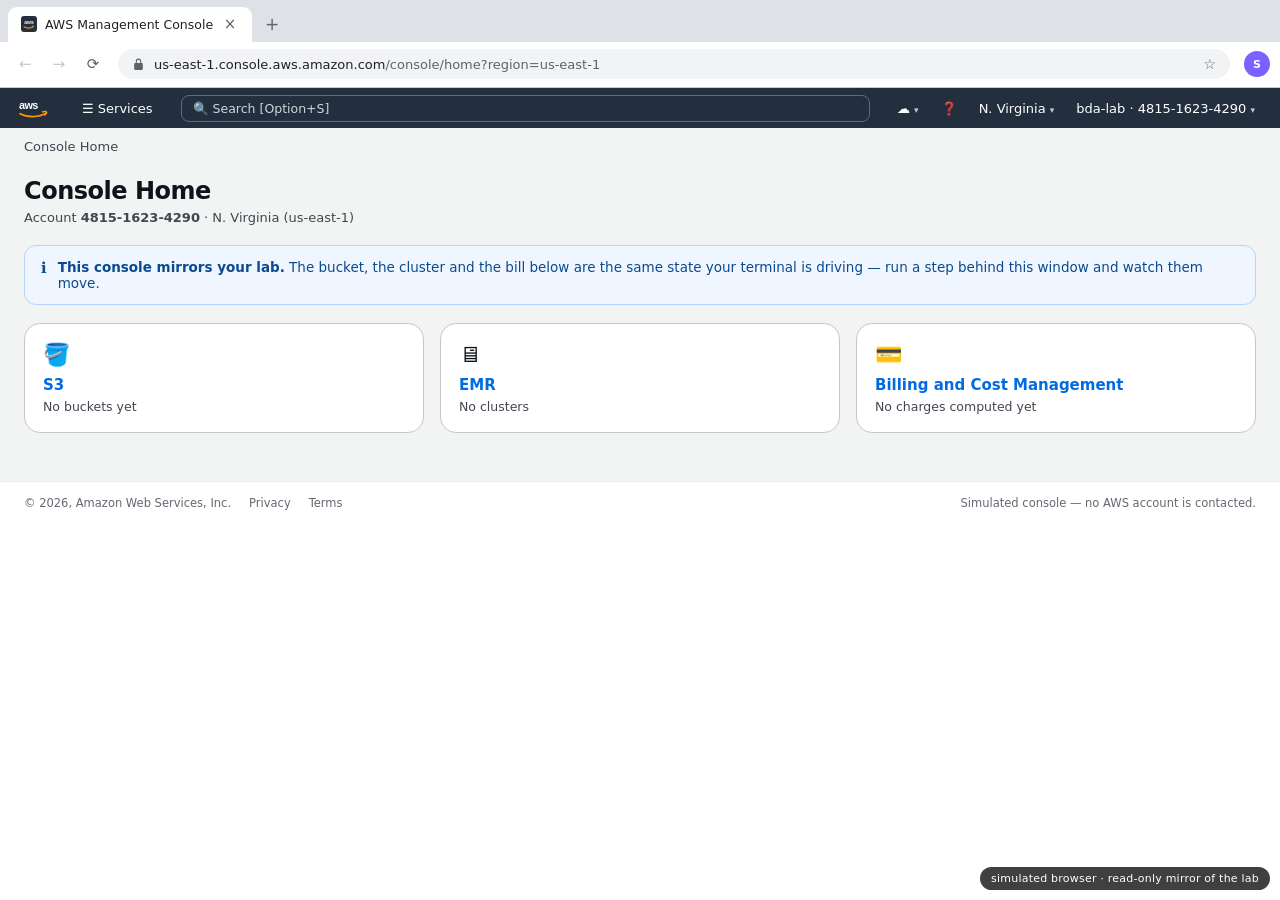
<file: console/aws.html>
<!DOCTYPE html>
<html lang="en">
<head>
<meta charset="UTF-8">
<meta name="viewport" content="width=device-width, initial-scale=1">
<title>AWS Management Console</title>

<!-- The browser frame below is drawn, not real. See browser-chrome.css. -->
<link rel="stylesheet" href="css/browser-chrome.css">
<link rel="stylesheet" href="css/aws.css">
</head>

<!--
  Opened on its own, this page is a read-only mirror of the lab:
  it shows whatever index.html last wrote to localStorage. The
  lab itself does not load this file — it draws the same console
  inside its own page as a floating window, so there is never a
  second address bar contradicting the one on screen.
-->
<body data-console="aws">

<div id="crRoot"></div>

<script src="js/chrome.js"></script>
<script src="js/aws.js"></script>
<script src="js/standalone.js"></script>
</body>
</html>
</file>
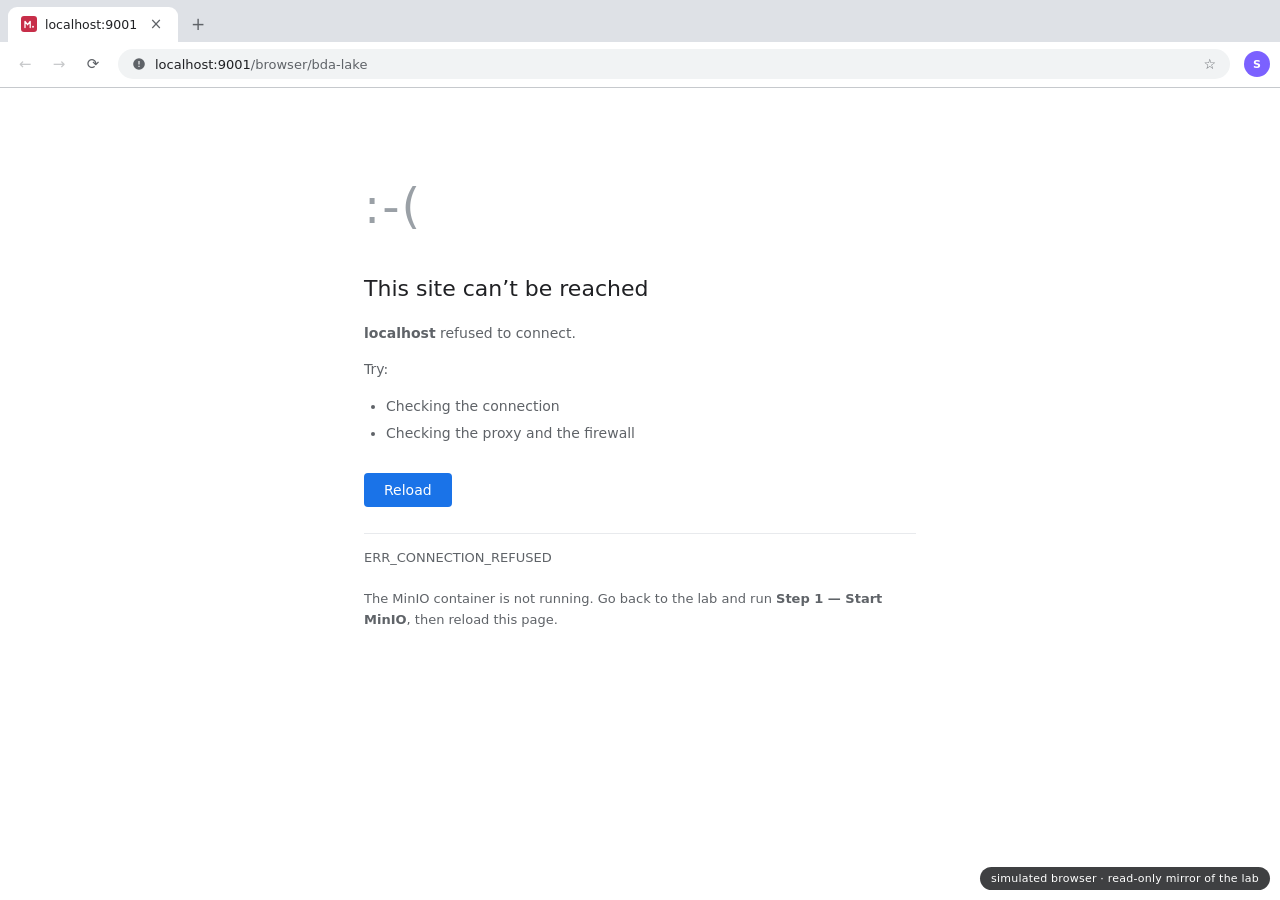
<file: console/minio.html>
<!DOCTYPE html>
<html lang="en">
<head>
<meta charset="UTF-8">
<meta name="viewport" content="width=device-width, initial-scale=1">
<title>MinIO Console</title>

<!-- The browser frame below is drawn, not real. See browser-chrome.css. -->
<link rel="stylesheet" href="css/browser-chrome.css">
<link rel="stylesheet" href="css/minio.css">
</head>

<!--
  Opened on its own, this page is a read-only mirror of the lab:
  it shows whatever index.html last wrote to localStorage. The
  lab itself does not load this file — it draws the same console
  inside its own page as a floating window, so there is never a
  second address bar contradicting the one on screen.
-->
<body data-console="minio">

<div id="crRoot"></div>

<script src="js/chrome.js"></script>
<script src="js/minio.js"></script>
<script src="js/standalone.js"></script>
</body>
</html>
</file>
<file: css/tokens.css>
/* ============================================================
   tokens.css — the single source of truth for colour, radius,
   elevation and motion. Change a value here and it propagates
   through every other stylesheet.
   ============================================================ */
:root{
  /* surfaces */
  --bg:#eaeff4; --surface:#ffffff; --surface-2:#f6f8fb; --surface-3:#eef3f8;
  --border:#d7e0ea; --border-strong:#bfccda;

  /* ink */
  --ink:#152233; --ink-2:#44566b; --ink-3:#6c7e92; --muted:#90a0b2;

  /* semantic families — storage is teal, compute is indigo */
  --storage:#0e7c86; --storage-soft:#d4eef0; --storage-line:#9ad7db;
  --compute:#4f46e5; --compute-soft:#e5e3fb; --compute-line:#c4bffb;
  --warn:#b45309;    --warn-soft:#fbe8d0;    --warn-line:#efc488;
  --ok:#157a3c;      --ok-soft:#d6efdf;      --ok-line:#9fd6b2;
  --danger:#be123c;  --danger-soft:#fbdbe3;

  /* terminal */
  --term-bg:#eff4f9; --term-ink:#243244; --term-dim:#7488a0;
  --term-green:#0f7a3d; --term-red:#c01f45; --term-blue:#2b4acb;
  --term-teal:#0b7680; --term-amber:#9a5a05; --term-violet:#5b3fd6;

  /* geometry + elevation */
  --radius:10px; --radius-sm:7px;
  --shadow:0 1px 2px rgba(21,34,51,.05), 0 8px 24px -16px rgba(21,34,51,.22);

  /* type stacks */
  --font-sans:"IBM Plex Sans","Segoe UI",system-ui,-apple-system,sans-serif;
  --font-mono:"IBM Plex Mono",ui-monospace,"SFMono-Regular",Menlo,monospace;

  color-scheme: light;
}
</file>
<file: css/base.css>
/* ============================================================
   base.css — reset, document shell, shared typography.
   ============================================================ */
*{box-sizing:border-box}
html{scroll-padding-top:env(safe-area-inset-top,0px)}
html,body{height:100%}
body{
  margin:0; background:var(--bg); color:var(--ink);
  font-family:var(--font-sans);
  font-size:14px; line-height:1.5;
  padding-top:env(safe-area-inset-top,0px);
  padding-bottom:env(safe-area-inset-bottom,0px);
  -webkit-font-smoothing:antialiased;
}
code,kbd,.mono{font-family:var(--font-mono)}
h1,h2,h3,h4{margin:0; font-weight:600; letter-spacing:-.01em}
a{color:var(--storage)}
::selection{background:#bfe6e9}

/* fills the notch area behind the sticky header */
body::before{
  content:"";position:fixed;inset:0 0 auto;
  height:env(safe-area-inset-top,0px);background:var(--surface);z-index:60;
}

@keyframes pulse{0%,100%{opacity:1}50%{opacity:.35}}
</file>
<file: css/layout.css>
/* ============================================================
   layout.css — the page frame: header, three-column grid,
   left nav rail, and every responsive breakpoint.
   ============================================================ */

/* ---------- header ---------- */
.topbar{
  position:sticky; top:env(safe-area-inset-top,0px); z-index:50;
  background:var(--surface); border-bottom:1px solid var(--border);
  display:flex; align-items:center; gap:16px; padding:10px 18px; flex-wrap:wrap;
}
.brand{display:flex; align-items:center; gap:11px; min-width:0}
.logo{width:34px;height:34px;flex:0 0 auto}
.brand-txt{min-width:0}
.brand-txt h1{font-size:15px; line-height:1.15}
.brand-txt p{margin:1px 0 0; font-size:11.5px; color:var(--ink-3)}
.env-strip{display:flex; align-items:center; gap:7px; margin-left:auto; flex-wrap:wrap}

/* ---------- three column grid ---------- */
.app{
  display:grid; grid-template-columns:232px minmax(0,1fr) 372px;
  gap:14px; padding:14px 18px 28px; align-items:start;
}
.center{display:flex;flex-direction:column;gap:14px;min-width:0}
.rail{
  display:flex;flex-direction:column;gap:14px;
  position:sticky;top:calc(64px + env(safe-area-inset-top,0px));
}

/* ---------- left nav rail ---------- */
.nav{
  position:sticky; top:calc(64px + env(safe-area-inset-top,0px));
  background:var(--surface); border:1px solid var(--border);
  border-radius:var(--radius); overflow:hidden; box-shadow:var(--shadow);
}
.nav-prog{padding:13px 14px 11px; border-bottom:1px solid var(--border)}
.nav-prog .lab{display:flex;justify-content:space-between;font-size:11px;color:var(--ink-3);margin-bottom:7px}
.bar{height:6px;background:var(--surface-3);border-radius:100px;overflow:hidden}
.bar>i{
  display:block;height:100%;width:0;
  background:linear-gradient(90deg,var(--storage),var(--compute));
  transition:width .5s cubic-bezier(.4,0,.2,1);
}
.nav-group{padding:9px 10px 4px}
.nav-group>span{
  font-size:10.5px;font-weight:600;letter-spacing:.07em;text-transform:uppercase;
  color:var(--muted);padding:0 4px;
}
.nav-list{list-style:none;margin:5px 0 0;padding:0}
.nav-item{
  display:flex;align-items:center;gap:9px;padding:7px 8px;border-radius:var(--radius-sm);
  cursor:pointer;font-size:12.5px;color:var(--ink-2);margin-bottom:1px;
}
.nav-item:hover{background:var(--surface-2)}
.nav-item.active{background:var(--surface-3);color:var(--ink);font-weight:600;box-shadow:inset 2px 0 0 var(--storage)}
.nav-num{
  width:21px;height:21px;flex:0 0 auto;border-radius:6px;display:grid;place-items:center;
  font-size:11px;font-weight:600;background:var(--surface-3);color:var(--ink-3);
  border:1px solid var(--border);font-family:var(--font-mono);
}
.nav-item.active .nav-num{background:var(--storage);color:#fff;border-color:var(--storage)}
.nav-item.done .nav-num{background:var(--ok-soft);color:var(--ok);border-color:var(--ok-line)}
.nav-item.done .nav-num::after{content:"✓"}
.nav-item.done .nav-num span{display:none}
.nav-title{overflow:hidden;text-overflow:ellipsis;white-space:nowrap}

/* ---------- responsive ---------- */
@media (max-width:1180px){
  .app{grid-template-columns:200px minmax(0,1fr)}
  .rail{grid-column:1 / -1;position:static;display:grid;grid-template-columns:1fr 1fr;gap:14px}
  .rail .card:first-child{grid-column:1 / -1}
}
@media (max-width:820px){
  .app{grid-template-columns:1fr;padding:12px 12px 24px}
  .nav{position:static}
  .rail{grid-template-columns:1fr}
  .env-strip{width:100%;margin-left:0}
  .term{height:300px}
}
</file>
<file: css/components.css>
/* ============================================================
   components.css — reusable pieces: chips, buttons, panels,
   teaching callouts, command blocks, toasts.
   ============================================================ */

/* ---------- status chips ---------- */
.chip{
  display:inline-flex; align-items:center; gap:6px; font-size:11.5px; font-weight:500;
  padding:5px 9px; border-radius:100px; border:1px solid var(--border);
  background:var(--surface-2); color:var(--ink-2); white-space:nowrap;
}
.chip .dot{width:7px;height:7px;border-radius:50%;background:var(--muted);flex:0 0 auto}
.chip.on{background:var(--ok-soft); border-color:var(--ok-line); color:#0e5a2c}
.chip.on .dot{background:var(--ok)}
.chip.run{background:var(--compute-soft); border-color:var(--compute-line); color:#3b32b8}
.chip.run .dot{background:var(--compute); animation:pulse 1.1s infinite}
.chip.cost{background:var(--warn-soft);border-color:var(--warn-line);color:#8a4208}
.chip.cost .dot{background:var(--warn)}

/* ---------- buttons ---------- */
.btn{
  font:inherit;font-weight:600;font-size:12px;cursor:pointer;border-radius:7px;
  padding:6px 13px;border:1px solid transparent;display:inline-flex;align-items:center;
  gap:6px;transition:.12s;
}
.btn:disabled{opacity:.5;cursor:not-allowed}
.btn-run{background:var(--storage);color:#fff}
.btn-run:hover:not(:disabled){background:#0a6b74}
.btn-copy{background:var(--surface);color:var(--ink-2);border-color:var(--border-strong)}
.btn-copy:hover:not(:disabled){background:var(--surface-3)}
.btn-ghost{background:var(--surface);color:var(--compute);border-color:var(--compute-line)}
.btn-ghost:hover:not(:disabled){background:var(--compute-soft)}
.btn-step{background:var(--surface-2);color:var(--ink-2);border-color:var(--border);font-weight:500}
.btn-step:hover:not(:disabled){border-color:var(--border-strong);background:var(--surface-3)}
.btn-run-all{background:var(--compute);color:#fff;margin-left:auto}
.btn-run-all:hover:not(:disabled){background:#413ad0}
.btn-reset{
  font:inherit;font-size:12px;font-weight:500;cursor:pointer;color:var(--ink-2);
  background:var(--surface-2);border:1px solid var(--border);border-radius:7px;padding:6px 11px;
}
.btn-reset:hover{border-color:var(--border-strong);background:var(--surface-3)}

/* a launch button that opens a real OS window — visually distinct
   from in-page actions so the "this leaves the app" cue is obvious */
.btn-launch{
  background:var(--surface);color:var(--ink);border-color:var(--border-strong);
  font-size:13px;padding:10px 18px;box-shadow:var(--shadow);
}
.btn-launch:hover:not(:disabled){border-color:var(--storage);background:var(--surface-2)}
.btn-launch .ext{font-size:11px;color:var(--ink-3);font-weight:500}
.launch-row{display:flex;gap:10px;flex-wrap:wrap;align-items:center;justify-content:center;padding:6px 0 2px}
.launch-note{margin:12px 0 0;font-size:12px;color:var(--ink-3);text-align:center}
.launch-url{
  font-family:var(--font-mono);font-size:11.5px;background:var(--surface-3);
  border:1px solid var(--border);border-radius:5px;padding:2px 7px;color:var(--ink-2);
}

/* ---------- step panel ---------- */
.panel{background:var(--surface);border:1px solid var(--border);border-radius:var(--radius);box-shadow:var(--shadow)}
.step-head{padding:16px 18px 14px;border-bottom:1px solid var(--border)}
.step-eyebrow{font-size:11px;font-weight:600;color:var(--storage);font-family:var(--font-mono);margin-bottom:5px}
.step-eyebrow.setup{color:var(--compute)}
.step-head h2{font-size:18px}
.step-head .lede{margin:8px 0 0;color:var(--ink-2);font-size:13.5px;max-width:62ch}
.step-body{padding:16px 18px}

/* ---------- teaching callout ---------- */
.teach{
  display:flex;gap:11px;background:var(--surface-2);border:1px solid var(--border);
  border-left:3px solid var(--storage);border-radius:var(--radius-sm);
  padding:11px 13px;margin-bottom:13px;
}
.teach.setup{border-left-color:var(--compute)}
.teach.warn{border-left-color:var(--warn);background:var(--warn-soft);border-color:var(--warn-line)}
.teach .ic{flex:0 0 auto;font-size:15px;line-height:1.3}
.teach p{margin:0;font-size:12.8px;color:var(--ink-2)}
.teach strong{color:var(--ink)}

/* ---------- command block ---------- */
.cmd{border:1px solid var(--border);border-radius:var(--radius-sm);overflow:hidden;margin-bottom:12px;background:var(--surface-3)}
.cmd-bar{display:flex;align-items:center;gap:8px;padding:7px 10px;background:var(--surface-2);border-bottom:1px solid var(--border)}
.cmd-bar .lbl{font-size:11.5px;font-weight:600;color:var(--ink-2);margin-right:auto;display:flex;align-items:center;gap:7px}
.tag{font-size:10px;font-weight:600;padding:2px 7px;border-radius:100px;font-family:var(--font-mono)}
.tag.added{background:var(--compute-soft);color:#3b32b8}
.tag.review{background:var(--warn-soft);color:#8a4208}
.cmd pre{margin:0;padding:11px 13px;overflow-x:auto;font-size:12.3px;line-height:1.55;color:var(--term-ink);white-space:pre}
.cmd pre .cm{color:var(--term-dim)}
.cmd pre .kw{color:var(--term-violet);font-weight:500}
.cmd pre .st{color:var(--term-teal)}
.cmd pre .fl{color:var(--term-amber)}

.step-nav-btns{display:flex;justify-content:space-between;gap:10px;margin-top:4px}

/* ---------- toast ---------- */
.toast{
  position:fixed;bottom:22px;left:50%;transform:translateX(-50%) translateY(16px);
  background:var(--ink);color:#fff;padding:9px 16px;border-radius:9px;font-size:12.5px;
  font-weight:500;opacity:0;pointer-events:none;transition:.25s;z-index:200;
}
.toast.show{opacity:1;transform:translateX(-50%) translateY(0)}
</file>
<file: css/terminal.css>
/* ============================================================
   terminal.css — the bash pane and its ANSI-ish colour classes.
   ============================================================ */
.term-wrap{
  background:var(--surface);border:1px solid var(--border);
  border-radius:var(--radius);overflow:hidden;box-shadow:var(--shadow);
}
.term-head{
  display:flex;align-items:center;gap:8px;padding:9px 13px;
  background:var(--surface-2);border-bottom:1px solid var(--border);
}
.tl{display:flex;gap:6px}
.tl i{width:11px;height:11px;border-radius:50%;display:block}
.tl i:nth-child(1){background:#e06c75}
.tl i:nth-child(2){background:#e5c07b}
.tl i:nth-child(3){background:#56b16b}
.term-head .ttl{font-size:11.5px;color:var(--ink-3);font-family:var(--font-mono);margin-right:auto}
.term-clear{font:inherit;font-size:11px;color:var(--ink-3);background:none;border:none;cursor:pointer}
.term-clear:hover{color:var(--ink)}

.term{
  background:var(--term-bg);padding:13px 15px;height:360px;overflow-y:auto;
  font-family:var(--font-mono);font-size:12.5px;line-height:1.6;color:var(--term-ink);
}
.term .ln{white-space:pre-wrap;word-break:break-word}
.term .prompt .u{color:var(--term-teal);font-weight:600}
.term .prompt .p{color:var(--term-blue)}
.term .prompt .cmd{color:var(--term-ink)}

/* single-letter output classes, used by the step data tables */
.g{color:var(--term-green)} .r{color:var(--term-red)} .b{color:var(--term-blue)}
.t{color:var(--term-teal)}  .a{color:var(--term-amber)} .v{color:var(--term-violet)}
.d{color:var(--term-dim)}   .bold{font-weight:600}

.term-input{
  display:flex;align-items:center;gap:8px;padding:8px 15px;
  border-top:1px solid var(--border);background:var(--surface-2);
}
.term-input .u{
  color:var(--term-teal);font-family:var(--font-mono);font-size:12.5px;
  font-weight:600;flex:0 0 auto;
}
.term-input input{
  flex:1;border:none;background:none;font-family:var(--font-mono);
  font-size:12.5px;color:var(--ink);outline:none;
}
.term-input input::placeholder{color:var(--muted)}
</file>
<file: css/panels.css>
/* ============================================================
   panels.css — the right-hand rail: object storage tree,
   cluster lifecycle pipeline, cost meters, deliverable form.
   ============================================================ */
.card{
  background:var(--surface);border:1px solid var(--border);
  border-radius:var(--radius);overflow:hidden;box-shadow:var(--shadow);
}
.card-head{display:flex;align-items:center;gap:9px;padding:11px 14px;border-bottom:1px solid var(--border)}
.card-head .ic{width:24px;height:24px;border-radius:7px;display:grid;place-items:center;flex:0 0 auto;font-size:13px}
.card-head.store .ic{background:var(--storage-soft);color:var(--storage)}
.card-head.comp  .ic{background:var(--compute-soft);color:var(--compute)}
.card-head.cost  .ic{background:var(--warn-soft);color:var(--warn)}
.card-head h3{font-size:13px;margin-right:auto}
.card-head .sub{font-size:10.5px;color:var(--ink-3);font-family:var(--font-mono)}
.card-body{padding:12px 14px}

.flash{animation:flash 1.1s ease}
@keyframes flash{0%{background:var(--warn-soft)}100%{background:var(--surface)}}
.flash-store{animation:flashS 1.1s ease}
@keyframes flashS{0%{background:var(--storage-soft)}100%{background:var(--surface)}}

/* ---------- bucket tree ---------- */
.empty-note{font-size:12px;color:var(--muted);text-align:center;padding:14px 6px;font-style:italic}
.tree{font-family:var(--font-mono);font-size:12px;line-height:1.75}
.node{display:flex;align-items:center;gap:7px;padding:1px 0;color:var(--ink-2)}
.node .nm{color:var(--ink)}
.node.zone .nm{color:var(--storage);font-weight:600}
.node .sz{margin-left:auto;color:var(--ink-3);font-size:11px}
.node .badge{margin-left:auto;font-size:10px;background:var(--storage-soft);color:var(--storage);padding:1px 7px;border-radius:100px;font-weight:600}
.node.isnew{animation:newrow 1.6s ease}
@keyframes newrow{0%{background:#cdeef0;border-radius:5px}100%{background:transparent}}
.ind1{padding-left:15px}.ind2{padding-left:30px}.ind3{padding-left:45px}

.store-foot{
  border-top:1px solid var(--border);padding:9px 14px;display:flex;
  justify-content:space-between;font-size:11px;color:var(--ink-3);font-family:var(--font-mono);
}
.local-head{font-size:10.5px;font-weight:600;letter-spacing:.05em;text-transform:uppercase;color:var(--muted);margin:13px 0 6px}
.local-list{list-style:none;margin:0;padding:0;font-family:var(--font-mono);font-size:11.5px}
.local-list li{display:flex;gap:7px;align-items:center;padding:2px 0;color:var(--ink-2)}
.local-list li .f{color:var(--ink)}
.local-list li .n{margin-left:auto;font-size:10px;color:var(--compute);background:var(--compute-soft);padding:1px 6px;border-radius:100px}
.local-empty{font-size:11.5px;color:var(--muted);font-style:italic}

/* ---------- cluster lifecycle ---------- */
.pipe{display:flex;flex-direction:column;gap:0}
.stage{display:flex;align-items:center;gap:11px;padding:7px 0;position:relative}
.stage .dot{
  width:15px;height:15px;border-radius:50%;flex:0 0 auto;
  border:2px solid var(--border-strong);background:var(--surface);z-index:2;transition:.25s;
}
.stage::before{content:"";position:absolute;left:7px;top:17px;bottom:-4px;width:2px;background:var(--border);z-index:1}
.stage:last-child::before{display:none}
.stage .txt{font-size:12px;color:var(--ink-3)}
.stage .txt b{display:block;color:var(--ink-2);font-size:12.5px;font-weight:500}
.stage .txt small{font-size:10.5px}
.stage.active .dot{border-color:var(--compute);background:var(--compute);box-shadow:0 0 0 4px var(--compute-soft);animation:pulse 1s infinite}
.stage.active .txt b{color:var(--compute)}
.stage.done .dot{border-color:var(--ok);background:var(--ok)}
.stage.done .txt b{color:var(--ink)}
.stage.term .dot{border-color:var(--ink-3);background:var(--ink-3)}
.cluster-state{
  font-size:11.5px;font-family:var(--font-mono);padding:7px 10px;border-radius:7px;
  background:var(--surface-3);color:var(--ink-3);margin-bottom:12px;text-align:center;
}
.cluster-state.live{background:var(--compute-soft);color:#3b32b8;font-weight:600}
.cluster-state.gone{background:var(--ok-soft);color:#0e5a2c;font-weight:600}

/* ---------- cost meters ---------- */
.cost-empty{font-size:12px;color:var(--muted);font-style:italic;text-align:center;padding:10px 4px}
.cost-rows{list-style:none;margin:0;padding:0}
.cost-rows li{margin-bottom:11px}
.cost-rows .cl{display:flex;justify-content:space-between;font-size:12px;margin-bottom:4px}
.cost-rows .cl .v{font-family:var(--font-mono);font-weight:600}
.meter{height:9px;border-radius:100px;background:var(--surface-3);overflow:hidden}
.meter>i{display:block;height:100%;width:0;border-radius:100px;transition:width .9s cubic-bezier(.4,0,.2,1)}
.m-od>i{background:var(--storage)} .m-spot>i{background:var(--ok)} .m-srv>i{background:var(--compute)}
.cost-rows .pct{color:var(--ok);font-weight:600}
.forgot{margin-top:4px;background:var(--danger-soft);border:1px solid #f4b9c6;border-radius:var(--radius-sm);padding:10px 12px}
.forgot .cl{display:flex;justify-content:space-between;font-size:12px;color:#8e0f30;font-weight:600;margin-bottom:5px}
.forgot .cl .v{font-family:var(--font-mono)}
.forgot .meter{background:#f6ccd6}
.forgot .meter>i{background:var(--danger);width:100%}
.forgot small{display:block;margin-top:6px;font-size:11px;color:#a33;font-weight:400}

/* ---------- final deliverable ---------- */
.deliv .pt{display:flex;gap:9px;align-items:flex-start;font-size:12.5px;color:var(--ink-2);margin-bottom:7px}
.deliv .pt input{margin-top:3px;accent-color:var(--storage)}
.deliv textarea{
  width:100%;margin-top:11px;border:1px solid var(--border);border-radius:var(--radius-sm);
  padding:11px;font:inherit;font-size:13px;resize:vertical;min-height:120px;
  color:var(--ink);background:var(--surface-2);
}
.deliv textarea:focus{outline:none;border-color:var(--storage);background:#fff}
.deliv .wc{display:flex;justify-content:space-between;align-items:center;margin-top:9px}
.deliv .wc span{font-size:11.5px;color:var(--ink-3);font-family:var(--font-mono)}
.wc-ok{color:var(--ok)!important}
</file>
<file: css/modal.css>
/* ============================================================
   modal.css — overlay dialogs used inside the lab shell.
   The consoles are not dialogs: they are drawn browser windows
   (see css/sim-window.css), so all that remains here is the
   simulated AWS sign-up wizard.
   ============================================================ */
.overlay{
  position:fixed;inset:0;background:rgba(21,34,51,.45);display:none;
  align-items:center;justify-content:center;z-index:100;padding:18px;
}
.overlay.show{display:flex}
.modal{
  background:var(--surface);border-radius:14px;max-width:440px;width:100%;
  overflow:hidden;box-shadow:0 24px 64px -20px rgba(0,0,0,.5);
  max-height:90vh;display:flex;flex-direction:column;
}
.modal.aws{max-width:400px}
.m-head{padding:16px 20px;display:flex;align-items:center;gap:11px;border-bottom:1px solid var(--border)}
.m-head h3{font-size:15px;margin-right:auto}
.m-head .x{font:inherit;font-size:19px;color:var(--ink-3);background:none;border:none;cursor:pointer;line-height:1}
.m-body{padding:20px;overflow-y:auto}
.m-foot{padding:14px 20px;border-top:1px solid var(--border);display:flex;justify-content:space-between;align-items:center;gap:10px}

.sim-banner{
  background:var(--warn-soft);border:1px solid var(--warn-line);border-radius:8px;
  padding:9px 12px;font-size:11.5px;color:#8a4208;margin-bottom:17px;display:flex;gap:8px;
}
.field{margin-bottom:14px}
.field label{display:block;font-size:12px;font-weight:500;color:var(--ink-2);margin-bottom:5px}
.field input{
  width:100%;border:1px solid var(--border-strong);border-radius:8px;
  padding:9px 11px;font:inherit;font-size:13.5px;color:var(--ink);
}
.field input:focus{outline:none;border-color:var(--storage)}
.field .row2{display:grid;grid-template-columns:1fr 1fr;gap:10px}

.m-dots{display:flex;gap:6px}
.m-dots i{width:7px;height:7px;border-radius:50%;background:var(--border-strong)}
.m-dots i.on{background:var(--storage)}

.btn-primary{
  background:var(--storage);color:#fff;font:inherit;font-weight:600;font-size:13px;
  border:none;border-radius:8px;padding:9px 18px;cursor:pointer;
}
.btn-primary:hover{background:#0a6b74}

.aws-done{text-align:center;padding:12px 4px}
.aws-done .big{font-size:40px;margin-bottom:8px}
.aws-done h4{font-size:16px;margin-bottom:7px}
.aws-done p{color:var(--ink-2);font-size:13px;margin:0 0 4px}
.aws-done .acct{
  font-family:var(--font-mono);background:var(--surface-3);padding:4px 10px;
  border-radius:7px;display:inline-block;margin-top:8px;font-size:12px;
}
</file>
<file: css/sim-window.css>
/* ============================================================
   sim-window.css — the floating browser windows.

   The consoles are drawn on top of the lab rather than opened
   as real popups, so the only address bar on screen is the one
   we control. These rules give that drawing a window frame:
   a shadow, rounded corners, a drag handle (the tab strip) and
   a resize grip.
   ============================================================ */

.simwin{
  position:fixed;z-index:500;
  display:flex;flex-direction:column;
  min-width:520px;min-height:360px;
  background:#dee1e6;
  border-radius:10px;
  box-shadow:0 0 0 1px rgba(0,0,0,.14), 0 24px 64px -12px rgba(8,16,40,.55),
             0 8px 20px -8px rgba(8,16,40,.35);
  overflow:hidden;
  animation:simwin-in .16s ease-out;
}
@keyframes simwin-in{
  from{opacity:0;transform:translateY(10px) scale(.985)}
  to{opacity:1;transform:none}
}
.simwin.dragging{transition:none;user-select:none}
.simwin.dragging .cr-page{pointer-events:none}

/* maximised: fill the viewport, lose the rounding */
.simwin.max{
  left:0 !important;top:0 !important;
  width:100vw !important;height:100vh !important;
  border-radius:0;
}
.simwin.min{display:none}

.simwin .cr-root{flex:1;min-height:0;border-radius:inherit}
.simwin .cr-tabs{cursor:default}
.simwin:not(.max) .cr-tabs{cursor:grab}
.simwin:not(.max).dragging .cr-tabs{cursor:grabbing}

/* resize grip, bottom-right */
.simwin-grip{
  position:absolute;right:0;bottom:0;width:18px;height:18px;
  cursor:nwse-resize;z-index:70;
}
.simwin-grip::after{
  content:"";position:absolute;right:4px;bottom:4px;width:8px;height:8px;
  border-right:2px solid rgba(32,33,36,.35);
  border-bottom:2px solid rgba(32,33,36,.35);
  border-radius:0 0 2px 0;
}
.simwin.max .simwin-grip{display:none}

/* ---------- dock for minimised windows ---------- */
.simdock{
  position:fixed;left:16px;bottom:16px;z-index:499;
  display:flex;gap:8px;align-items:center;
}
.simdock:empty{display:none}
.simdock button{
  display:flex;align-items:center;gap:8px;
  background:#1b2436;color:#e8eaf0;border:1px solid rgba(255,255,255,.14);
  border-radius:8px;padding:7px 13px;font:inherit;font-size:12.5px;
  cursor:pointer;box-shadow:0 6px 18px -6px rgba(8,16,40,.5);
}
.simdock button:hover{background:#273349;border-color:rgba(255,255,255,.26)}
.simdock button svg{display:block;width:15px;height:15px;flex:0 0 auto}

/* ---------- narrow screens: windows go full-bleed ---------- */
@media (max-width:860px){
  .simwin{
    left:0 !important;top:0 !important;
    width:100vw !important;height:100vh !important;
    border-radius:0;min-width:0;
  }
  .simwin-grip{display:none}
}
</file>
<file: console/css/browser-chrome.css>
/* ============================================================
   browser-chrome.css — the browser drawn inside the lab.

   The consoles are not real browser windows and must not be.
   A popup would come with the host browser's own address bar
   showing the file path this simulator is served from, directly
   above the one we draw — two address bars disagreeing, which
   destroys the illusion instead of selling it.

   So the whole browser is drawn here: tab strip, toolbar,
   omnibox, loading bar, and Chrome's own connection-refused
   page. The student reads localhost:9001 or an aws.amazon.com
   URL and sees what the real screen will look like, without a
   single byte going over the network.
   ============================================================ */

:root{
  --cr-strip:#dee1e6;      /* tab strip behind the tabs */
  --cr-tab:#ffffff;        /* active tab + toolbar */
  --cr-omni:#f1f3f4;       /* address bar pill */
  --cr-ink:#202124;
  --cr-ink-2:#5f6368;
  --cr-border:#c6c9cd;
  --cr-blue:#1a73e8;
}

/* The browser fills whatever element it was drawn into. */
.cr-root{
  display:flex;flex-direction:column;
  height:100%;min-height:0;overflow:hidden;position:relative;
  background:var(--cr-strip);
  color:var(--cr-ink);
  font-family:system-ui,-apple-system,"Segoe UI",Roboto,Arial,sans-serif;
  text-align:left;
}
.cr-root *{box-sizing:border-box}

/* ---------- tab strip (doubles as the window's drag handle) ---------- */
.cr-tabs{
  display:flex;align-items:flex-end;gap:0;
  background:var(--cr-strip);padding:7px 8px 0;flex:0 0 auto;
  user-select:none;
}
.cr-tab{
  display:flex;align-items:center;gap:8px;
  background:var(--cr-tab);
  border-radius:9px 9px 0 0;
  padding:8px 13px 9px;max-width:260px;min-width:170px;
  font-size:12.5px;color:var(--cr-ink);
  position:relative;
}
.cr-tab .fav{width:16px;height:16px;flex:0 0 auto;border-radius:3px;display:block}
.cr-tab .fav svg{display:block}
.cr-tab .ttl{overflow:hidden;text-overflow:ellipsis;white-space:nowrap;flex:1}
.cr-tab .x{
  font-size:15px;line-height:1;color:var(--cr-ink-2);
  width:18px;height:18px;border-radius:50%;display:grid;place-items:center;
  cursor:pointer;flex:0 0 auto;
}
.cr-tab .x:hover{background:#e8eaed}
.cr-newtab{
  width:28px;height:28px;margin:0 0 4px 6px;border-radius:50%;
  display:grid;place-items:center;color:var(--cr-ink-2);font-size:17px;cursor:default;
}

/* ---------- window controls, filled in by the window manager ---------- */
.cr-wc{margin-left:auto;display:flex;align-items:flex-start;gap:0;align-self:stretch}
.cr-wc:empty{display:none}
.cr-wc button{
  width:44px;height:33px;border:none;background:none;cursor:pointer;
  color:var(--cr-ink-2);font-size:12px;line-height:1;
  display:grid;place-items:center;font-family:inherit;
}
.cr-wc button:hover{background:rgba(0,0,0,.07);color:var(--cr-ink)}
.cr-wc button.close:hover{background:#e81123;color:#fff}

/* ---------- toolbar ---------- */
.cr-bar{
  display:flex;align-items:center;gap:4px;
  background:var(--cr-tab);padding:7px 10px 8px;flex:0 0 auto;
  border-bottom:1px solid var(--cr-border);
}
.cr-btn{
  width:30px;height:30px;border:none;background:none;border-radius:50%;
  display:grid;place-items:center;cursor:pointer;color:var(--cr-ink-2);
  font-size:15px;line-height:1;flex:0 0 auto;font-family:inherit;
}
.cr-btn:hover:not(:disabled){background:#f1f3f4;color:var(--cr-ink)}
.cr-btn:disabled{opacity:.35;cursor:default}

.cr-omni{
  flex:1;display:flex;align-items:center;gap:9px;
  background:var(--cr-omni);border-radius:100px;
  padding:7px 14px;margin:0 6px;min-width:0;
  font-size:13px;color:var(--cr-ink);cursor:text;
}
.cr-omni:hover{background:#e8eaed}
.cr-omni .lock{flex:0 0 auto;font-size:12px;color:var(--cr-ink-2);display:flex;align-items:center}
.cr-omni .url{
  flex:1;min-width:0;overflow:hidden;text-overflow:ellipsis;white-space:nowrap;
}
.cr-omni .url .dim{color:var(--cr-ink-2)}
.cr-omni .star{flex:0 0 auto;color:var(--cr-ink-2);font-size:14px}

.cr-avatar{
  width:26px;height:26px;border-radius:50%;flex:0 0 auto;margin-left:4px;
  display:grid;place-items:center;font-size:11px;font-weight:600;color:#fff;
  background:#7b61ff;
}

/* ---------- the page itself ---------- */
.cr-page{flex:1;min-height:0;overflow:auto;background:#fff;position:relative}
.cr-view{min-height:100%}

/* a thin loading bar, shown briefly on "navigation" */
.cr-load{
  position:absolute;left:0;top:0;height:3px;width:0;background:var(--cr-blue);
  transition:width .35s ease, opacity .25s ease;z-index:40;opacity:0;
}
.cr-load.on{opacity:1}

/* ---------- Chrome's own connection-refused page ---------- */
.cr-error{
  max-width:600px;margin:0 auto;padding:80px 24px 40px;
  color:var(--cr-ink);font-size:15px;line-height:1.6;
}
.cr-error .sadface{
  font-size:48px;color:#9aa0a6;margin-bottom:26px;letter-spacing:2px;
}
.cr-error h1{font-size:22px;font-weight:400;margin:0 0 16px;color:#202124}
.cr-error p{margin:0 0 14px;color:#5f6368;font-size:14px}
.cr-error ul{margin:8px 0 18px;padding-left:22px;color:#5f6368;font-size:14px}
.cr-error li{margin-bottom:5px}
.cr-error .code{
  margin-top:26px;color:#5f6368;font-size:13px;
  border-top:1px solid #e8eaed;padding-top:14px;
}
.cr-error .reload{
  background:var(--cr-blue);color:#fff;border:none;border-radius:4px;
  padding:9px 20px;font-size:14px;cursor:pointer;margin-top:10px;font-family:inherit;
}
.cr-error .reload:hover{background:#1765cc}

/* ---------- the "this is a simulation" ribbon ---------- */
.cr-sim{
  position:absolute;right:10px;bottom:10px;z-index:60;
  background:rgba(32,33,36,.86);color:#fff;font-size:11px;
  padding:5px 11px;border-radius:100px;pointer-events:none;letter-spacing:.02em;
}

/* ---------- standalone fallback: console/*.html opened directly ---------- */
html.cr-standalone,
html.cr-standalone body{height:100%;margin:0;overflow:hidden}
html.cr-standalone body{display:flex;flex-direction:column;background:var(--cr-strip)}
html.cr-standalone .cr-root{flex:1}
</file>
<file: console/css/minio.css>
/* ============================================================
   minio.css — the MinIO Console look.

   Palette matched to MinIO's published brand: the signature
   "Fresh Raspberry" red against the dark navy the console uses
   for its sidebar and primary actions. MinIO does not publish
   token hex values, so these are matched by eye to the
   Community Edition object browser.
   ============================================================ */

:root{
  --mn-red:#c72e49;         /* Fresh Raspberry — the brand mark */
  --mn-red-dark:#a32139;
  --mn-navy:#081c42;        /* sidebar + primary buttons */
  --mn-navy-2:#0d2552;      /* sidebar hover */
  --mn-navy-3:#132f63;      /* sidebar active */
  --mn-green:#4ccb92;
  --mn-blue:#2781b0;
  --mn-ink:#07193e;
  --mn-ink-2:#5b5c5c;
  --mn-ink-3:#8f9090;
  --mn-line:#e2e2e2;
  --mn-line-2:#eaeaea;
  --mn-bg:#fbfbfb;
}

.mn{
  display:flex;height:100%;min-height:0;
  font-family:"Inter",system-ui,-apple-system,"Segoe UI",Roboto,Arial,sans-serif;
  color:var(--mn-ink);font-size:14px;
}

/* ---------- sidebar ---------- */
.mn-side{
  width:240px;flex:0 0 auto;background:var(--mn-navy);
  display:flex;flex-direction:column;color:#fff;
}
.mn-logo{
  display:flex;align-items:center;gap:10px;padding:18px 18px 16px;
  border-bottom:1px solid rgba(255,255,255,.1);
}
.mn-logo svg{flex:0 0 auto}
.mn-logo .txt{font-size:17px;font-weight:700;letter-spacing:-.02em}
.mn-logo .txt small{
  display:block;font-size:8.5px;font-weight:500;letter-spacing:.14em;
  color:rgba(255,255,255,.5);text-transform:uppercase;margin-top:1px;
}
.mn-nav{list-style:none;margin:0;padding:10px 0;flex:1}
.mn-nav li{
  display:flex;align-items:center;gap:11px;padding:11px 18px;
  font-size:13.5px;color:rgba(255,255,255,.78);cursor:pointer;
  border-left:3px solid transparent;
}
.mn-nav li:hover{background:var(--mn-navy-2);color:#fff}
.mn-nav li.on{background:var(--mn-navy-3);color:#fff;border-left-color:var(--mn-red);font-weight:500}
.mn-nav li .i{width:17px;text-align:center;flex:0 0 auto;opacity:.9}
.mn-side-foot{
  padding:13px 18px;border-top:1px solid rgba(255,255,255,.1);
  font-size:11px;color:rgba(255,255,255,.45);
}
.mn-side-foot b{display:block;color:rgba(255,255,255,.72);font-weight:500;margin-bottom:2px}

/* ---------- main column ---------- */
.mn-main{flex:1;min-width:0;display:flex;flex-direction:column;background:var(--mn-bg)}
.mn-top{
  display:flex;align-items:center;gap:14px;padding:15px 24px;
  background:#fff;border-bottom:1px solid var(--mn-line);flex:0 0 auto;
}
.mn-top h1{margin:0;font-size:19px;font-weight:600;letter-spacing:-.01em}
.mn-top .who{
  margin-left:auto;display:flex;align-items:center;gap:9px;
  font-size:12.5px;color:var(--mn-ink-2);
}
.mn-top .who .av{
  width:28px;height:28px;border-radius:50%;background:var(--mn-navy);
  color:#fff;display:grid;place-items:center;font-size:11px;font-weight:600;
}

/* breadcrumb */
.mn-crumb{
  display:flex;align-items:center;gap:6px;padding:12px 24px;
  background:#fff;border-bottom:1px solid var(--mn-line);
  font-size:13px;color:var(--mn-ink-2);flex:0 0 auto;flex-wrap:wrap;
}
.mn-crumb a{color:var(--mn-blue);text-decoration:none;cursor:pointer}
.mn-crumb a:hover{text-decoration:underline}
.mn-crumb .sep{color:var(--mn-ink-3)}
.mn-crumb .cur{color:var(--mn-ink);font-weight:500}
.mn-crumb .acts{margin-left:auto;display:flex;gap:8px}

/* buttons */
.mn-btn{
  font:inherit;font-size:12.5px;font-weight:500;cursor:pointer;
  border-radius:3px;padding:7px 15px;border:1px solid transparent;
  display:inline-flex;align-items:center;gap:7px;
}
.mn-btn.primary{background:var(--mn-navy);color:#fff}
.mn-btn.primary:hover{background:var(--mn-navy-2)}
.mn-btn.ghost{background:#fff;color:var(--mn-ink);border-color:var(--mn-line)}
.mn-btn.ghost:hover{background:#f4f4f4;border-color:#cfcfcf}
.mn-btn.danger{background:#fff;color:var(--mn-red);border-color:#f0c6ce}
.mn-btn.danger:hover{background:#fdf2f4}
.mn-btn:disabled{opacity:.45;cursor:not-allowed}

/* content */
.mn-body{flex:1;min-height:0;overflow:auto;padding:20px 24px 40px}

/* bucket cards on the object-browser landing page */
.mn-bucket{
  background:#fff;border:1px solid var(--mn-line);border-radius:4px;
  padding:16px 18px;margin-bottom:12px;cursor:pointer;
  display:flex;align-items:center;gap:16px;
}
.mn-bucket:hover{border-color:var(--mn-navy);box-shadow:0 1px 6px rgba(8,28,66,.09)}
.mn-bucket .nm{font-size:15px;font-weight:600;color:var(--mn-ink)}
.mn-bucket .meta{font-size:12px;color:var(--mn-ink-2);margin-top:3px}
.mn-bucket .right{margin-left:auto;text-align:right}
.mn-bucket .pill{
  display:inline-block;font-size:11px;font-weight:600;padding:3px 9px;
  border-radius:3px;background:#e9f7f0;color:#1d8a5e;
}
.mn-bucket .cnt{font-size:12px;color:var(--mn-ink-2);margin-top:5px}

/* object table */
.mn-table{width:100%;border-collapse:collapse;background:#fff;border:1px solid var(--mn-line);border-radius:4px}
.mn-table thead th{
  text-align:left;font-size:11px;font-weight:600;letter-spacing:.04em;
  text-transform:uppercase;color:var(--mn-ink-2);
  padding:11px 14px;border-bottom:1px solid var(--mn-line);background:#fcfcfc;
}
.mn-table tbody td{padding:11px 14px;border-bottom:1px solid var(--mn-line-2);font-size:13px;vertical-align:middle}
.mn-table tbody tr:last-child td{border-bottom:none}
.mn-table tbody tr:hover{background:#f7f9fc}
.mn-table .nm{display:flex;align-items:center;gap:9px}
.mn-table .nm a{color:var(--mn-blue);text-decoration:none;cursor:pointer}
.mn-table .nm a:hover{text-decoration:underline}
.mn-table .nm .leaf{color:var(--mn-ink)}
.mn-table .num{text-align:right;font-variant-numeric:tabular-nums;color:var(--mn-ink-2);white-space:nowrap}
.mn-table .act{text-align:right;white-space:nowrap}
.mn-icon{
  border:none;background:none;cursor:pointer;color:var(--mn-ink-3);
  padding:4px 6px;border-radius:3px;font-size:14px;line-height:1;
}
.mn-icon:hover{background:#f0f0f0;color:var(--mn-red)}
.mn-check{accent-color:var(--mn-navy)}

/* empty + banner states */
.mn-empty{
  text-align:center;padding:60px 20px;color:var(--mn-ink-2);
  background:#fff;border:1px solid var(--mn-line);border-radius:4px;
}
.mn-empty .ic{font-size:40px;margin-bottom:14px;opacity:.4}
.mn-empty h3{margin:0 0 7px;font-size:16px;font-weight:600;color:var(--mn-ink)}
.mn-empty p{margin:0;font-size:13px}

.mn-note{
  background:#eef4fb;border:1px solid #cfe0f2;border-left:3px solid var(--mn-blue);
  border-radius:3px;padding:11px 14px;font-size:12.5px;color:#245a84;margin-bottom:16px;
}

.mn-stats{display:flex;gap:12px;margin-bottom:18px;flex-wrap:wrap}
.mn-stat{
  background:#fff;border:1px solid var(--mn-line);border-radius:4px;
  padding:13px 18px;min-width:140px;flex:1;
}
.mn-stat .k{font-size:11px;letter-spacing:.04em;text-transform:uppercase;color:var(--mn-ink-2);font-weight:600}
.mn-stat .v{font-size:21px;font-weight:600;margin-top:5px;letter-spacing:-.02em}
.mn-stat.live .v{color:var(--mn-green)}

/* ---------- login page ---------- */
.mn-login-page{
  height:100%;display:flex;align-items:center;justify-content:center;
  background:
    radial-gradient(circle at 20% 15%, #16305e 0%, transparent 55%),
    radial-gradient(circle at 85% 80%, #2a1230 0%, transparent 50%),
    #050f24;
  padding:24px;
}
.mn-login{
  background:#fff;border-radius:6px;padding:40px 44px 34px;
  width:100%;max-width:400px;box-shadow:0 18px 50px -12px rgba(0,0,0,.55);
}
.mn-login .mark{display:flex;justify-content:center;margin-bottom:8px}
.mn-login h2{
  text-align:center;font-size:21px;font-weight:700;margin:0 0 4px;
  letter-spacing:-.02em;color:var(--mn-ink);
}
.mn-login .tag{
  text-align:center;font-size:9.5px;letter-spacing:.17em;text-transform:uppercase;
  color:var(--mn-ink-3);margin-bottom:28px;font-weight:600;
}
.mn-field{margin-bottom:16px}
.mn-field label{
  display:block;font-size:11px;font-weight:600;letter-spacing:.04em;
  text-transform:uppercase;color:var(--mn-ink-2);margin-bottom:6px;
}
.mn-field input{
  width:100%;border:1px solid var(--mn-line);border-radius:3px;
  padding:11px 13px;font:inherit;font-size:14px;color:var(--mn-ink);background:#fff;
}
.mn-field input:focus{outline:none;border-color:var(--mn-navy);box-shadow:0 0 0 3px rgba(8,28,66,.09)}
.mn-login .go{
  width:100%;background:var(--mn-navy);color:#fff;border:none;border-radius:3px;
  padding:12px;font:inherit;font-size:14px;font-weight:600;cursor:pointer;margin-top:8px;
}
.mn-login .go:hover{background:var(--mn-navy-2)}
.mn-err{
  display:none;background:#fdeef1;border:1px solid #f3c4ce;color:#9c1831;
  border-radius:3px;padding:10px 13px;font-size:12.5px;margin-bottom:18px;
}
.mn-err.show{display:block}
.mn-hint{
  text-align:center;font-size:11.5px;color:var(--mn-ink-3);margin-top:18px;
  border-top:1px solid var(--mn-line-2);padding-top:14px;
}
.mn-hint code{
  background:#f3f4f6;padding:1px 5px;border-radius:3px;
  font-family:ui-monospace,Menlo,monospace;font-size:11px;color:var(--mn-ink);
}
</file>
<file: console/css/aws.css>
/* ============================================================
   aws.css — the AWS Management Console look.

   Colours are the Cloudscape Design System v3 "visual refresh"
   tokens (the system AWS builds its own console with), read from
   @cloudscape-design/design-tokens v3.0.114, plus the squid-ink
   navigation bar and the AWS orange that live outside the token
   set.
   ============================================================ */

:root{
  --aw-blue:#006ce0;          /* color-background-button-primary-default */
  --aw-blue-hover:#004a9e;
  --aw-blue-link:#006ce0;
  --aw-squid:#232f3e;         /* top navigation */
  --aw-squid-2:#161e2d;       /* services bar / hover */
  --aw-orange:#ff9900;
  --aw-ink:#0f141a;           /* color-text-body-default */
  --aw-ink-2:#424650;         /* color-text-body-secondary */
  --aw-ink-3:#656871;
  --aw-line:#c6c6cd;          /* color-border-divider-default */
  --aw-line-2:#e9ebed;
  --aw-input:#8c8c94;
  --aw-red:#db0000;
  --aw-green:#00802f;
  --aw-bg:#f2f3f3;            /* layout main background */
  --aw-radius:16px;           /* containers in the visual refresh */
}

.aw{
  height:100%;display:flex;flex-direction:column;min-height:0;
  font-family:"Open Sans","Amazon Ember",system-ui,-apple-system,"Segoe UI",Roboto,Arial,sans-serif;
  font-size:14px;color:var(--aw-ink);background:var(--aw-bg);
}

/* ---------- top navigation ---------- */
.aw-nav{
  flex:0 0 auto;display:flex;align-items:center;gap:18px;
  background:var(--aw-squid);color:#fff;padding:0 16px;height:40px;font-size:13px;
}
.aw-nav .logo{display:flex;align-items:center;cursor:pointer;flex:0 0 auto}
.aw-nav .svc{
  padding:5px 10px;border-radius:2px;cursor:pointer;white-space:nowrap;
  display:flex;align-items:center;gap:6px;
}
.aw-nav .svc:hover{background:var(--aw-squid-2)}
.aw-nav .search{
  flex:1;min-width:0;max-width:720px;background:#232f3e;border:1px solid #5f6b7a;
  border-radius:8px;padding:5px 11px;color:#d1d5db;font-size:12.5px;
  display:flex;align-items:center;gap:8px;cursor:text;
}
.aw-nav .search:hover{border-color:#8d99a8}
.aw-nav .right{margin-left:auto;display:flex;align-items:center;gap:4px;flex:0 0 auto}
.aw-nav .right .it{padding:5px 9px;border-radius:2px;cursor:pointer;white-space:nowrap}
.aw-nav .right .it:hover{background:var(--aw-squid-2)}
.aw-nav .caret{font-size:9px;opacity:.75}

/* ---------- breadcrumbs + side nav + content ---------- */
.aw-crumbs{
  flex:0 0 auto;padding:11px 24px;font-size:13px;color:var(--aw-ink-2);
  display:flex;align-items:center;gap:7px;flex-wrap:wrap;background:var(--aw-bg);
}
.aw-crumbs a{color:var(--aw-blue-link);text-decoration:none;cursor:pointer}
.aw-crumbs a:hover{text-decoration:underline}
.aw-crumbs .sep{color:var(--aw-ink-3)}
.aw-crumbs .cur{color:var(--aw-ink-2)}

.aw-main{flex:1;min-height:0;display:flex;overflow:hidden}

.aw-side{
  width:248px;flex:0 0 auto;background:#fff;border-right:1px solid var(--aw-line-2);
  overflow:auto;padding:16px 0 30px;
}
.aw-side h3{
  margin:0;padding:4px 20px 12px;font-size:15px;font-weight:700;letter-spacing:-.01em;
  display:flex;align-items:center;gap:7px;
}
.aw-side ul{list-style:none;margin:0;padding:0}
.aw-side li{
  padding:7px 20px;font-size:13.5px;color:var(--aw-ink-2);cursor:pointer;
  border-left:2px solid transparent;
}
.aw-side li:hover{color:var(--aw-blue-link);text-decoration:underline}
.aw-side li.on{
  color:var(--aw-ink);font-weight:700;background:#f0f6ff;
  border-left-color:var(--aw-blue);text-decoration:none;
}
.aw-side .grp{
  padding:16px 20px 6px;font-size:11px;font-weight:700;letter-spacing:.03em;
  text-transform:uppercase;color:var(--aw-ink-3);
}

.aw-content{flex:1;min-width:0;overflow:auto;padding:4px 24px 48px}

/* ---------- page header ---------- */
.aw-head{display:flex;align-items:flex-start;gap:16px;margin:8px 0 20px;flex-wrap:wrap}
.aw-head h1{margin:0;font-size:24px;font-weight:700;letter-spacing:-.02em}
.aw-head .sub{font-size:13px;color:var(--aw-ink-2);margin-top:5px;max-width:70ch}
.aw-head .acts{margin-left:auto;display:flex;gap:9px;flex-wrap:wrap}

/* ---------- buttons ---------- */
.aw-btn{
  font:inherit;font-size:13px;font-weight:700;cursor:pointer;border-radius:20px;
  padding:5px 17px;border:2px solid var(--aw-blue);background:#fff;color:var(--aw-blue);
  display:inline-flex;align-items:center;gap:7px;line-height:1.5;
}
.aw-btn:hover{background:#f0f6ff;border-color:var(--aw-blue-hover);color:var(--aw-blue-hover)}
.aw-btn.primary{background:var(--aw-blue);color:#fff}
.aw-btn.primary:hover{background:var(--aw-blue-hover);border-color:var(--aw-blue-hover);color:#fff}
.aw-btn.plain{border-color:var(--aw-line);color:var(--aw-ink-2)}
.aw-btn.plain:hover{background:#f4f4f4;border-color:var(--aw-input);color:var(--aw-ink)}
.aw-btn:disabled{opacity:.4;cursor:not-allowed}
.aw-btn.sm{font-size:12px;padding:3px 13px}

/* ---------- container ---------- */
.aw-box{
  background:#fff;border:1px solid var(--aw-line);border-radius:var(--aw-radius);
  margin-bottom:20px;overflow:hidden;
}
.aw-box-head{
  padding:14px 20px;border-bottom:1px solid var(--aw-line-2);
  display:flex;align-items:center;gap:12px;flex-wrap:wrap;
}
.aw-box-head h2{margin:0;font-size:17px;font-weight:700;letter-spacing:-.01em}
.aw-box-head .n{font-weight:400;color:var(--aw-ink-3);font-size:14px}
.aw-box-head .acts{margin-left:auto;display:flex;gap:8px}
.aw-box-body{padding:18px 20px}
.aw-box-body.flush{padding:0}

/* ---------- tables ---------- */
.aw-tbl{width:100%;border-collapse:collapse}
.aw-tbl thead th{
  text-align:left;font-size:12px;font-weight:700;color:var(--aw-ink-2);
  padding:10px 20px;border-bottom:1px solid var(--aw-line-2);background:#fff;white-space:nowrap;
}
.aw-tbl tbody td{
  padding:12px 20px;border-bottom:1px solid var(--aw-line-2);font-size:13.5px;vertical-align:middle;
}
.aw-tbl tbody tr:last-child td{border-bottom:none}
.aw-tbl tbody tr:hover{background:#f7f9fd}
.aw-tbl a{color:var(--aw-blue-link);text-decoration:none;cursor:pointer}
.aw-tbl a:hover{text-decoration:underline}
.aw-tbl .num{text-align:right;font-variant-numeric:tabular-nums;color:var(--aw-ink-2);white-space:nowrap}
.aw-tbl .mono{font-family:ui-monospace,Menlo,Consolas,monospace;font-size:12.5px}
input[type=checkbox].aw-ck{accent-color:var(--aw-blue);width:15px;height:15px}

/* ---------- status badges ---------- */
.aw-st{display:inline-flex;align-items:center;gap:6px;font-size:13px;white-space:nowrap}
.aw-st::before{content:"";width:9px;height:9px;border-radius:50%;background:var(--aw-ink-3)}
.aw-st.ok{color:var(--aw-green)}       .aw-st.ok::before{background:var(--aw-green)}
.aw-st.run{color:var(--aw-blue)}        .aw-st.run::before{background:var(--aw-blue);animation:awpulse 1.3s infinite}
.aw-st.warn{color:#855900}              .aw-st.warn::before{background:var(--aw-orange)}
.aw-st.bad{color:var(--aw-red)}         .aw-st.bad::before{background:var(--aw-red)}
@keyframes awpulse{0%,100%{opacity:1}50%{opacity:.25}}

/* ---------- key/value grid ---------- */
.aw-kv{display:grid;grid-template-columns:repeat(auto-fit,minmax(190px,1fr));gap:18px 26px}
.aw-kv .k{font-size:12px;font-weight:700;color:var(--aw-ink-2);margin-bottom:4px}
.aw-kv .v{font-size:14px;word-break:break-word}
.aw-kv .v.mono{font-family:ui-monospace,Menlo,Consolas,monospace;font-size:12.5px}

/* ---------- alerts ---------- */
.aw-alert{
  display:flex;gap:11px;border-radius:12px;padding:13px 16px;margin-bottom:18px;
  font-size:13.5px;border:1px solid;align-items:flex-start;
}
.aw-alert .ic{flex:0 0 auto;font-size:15px;line-height:1.3}
.aw-alert.info{background:#f0f6ff;border-color:#b4d3ff;color:#0b4a8f}
.aw-alert.warn{background:#fffaeb;border-color:#f3dba0;color:#855900}
.aw-alert.good{background:#effaf2;border-color:#aee3bf;color:#0b5c28}
.aw-alert.bad{background:#fff5f5;border-color:#f3c0c0;color:#8f1313}
.aw-alert b{font-weight:700}
.aw-alert code{
  font-family:ui-monospace,Menlo,Consolas,monospace;font-size:12px;
  background:rgba(0,0,0,.055);padding:1px 5px;border-radius:3px;
}

/* ---------- cost bars ---------- */
.aw-cost{list-style:none;margin:0;padding:0}
.aw-cost li{margin-bottom:15px}
.aw-cost .cl{display:flex;justify-content:space-between;font-size:13px;margin-bottom:6px}
.aw-cost .cl .v{font-weight:700;font-variant-numeric:tabular-nums}
.aw-cost .bar{height:9px;border-radius:5px;background:var(--aw-line-2);overflow:hidden}
.aw-cost .bar i{display:block;height:100%;border-radius:5px;background:var(--aw-blue);transition:width .6s ease}
.aw-cost .bar.spot i{background:var(--aw-green)}
.aw-cost .bar.srv i{background:#7d3cc8}
.aw-cost .bar.bad i{background:var(--aw-red)}
.aw-cost .note{font-size:12px;color:var(--aw-ink-3);margin-top:4px}

/* ---------- empty state ---------- */
.aw-empty{text-align:center;padding:52px 20px;color:var(--aw-ink-2)}
.aw-empty .ic{font-size:36px;opacity:.35;margin-bottom:12px}
.aw-empty h3{margin:0 0 7px;font-size:16px;font-weight:700;color:var(--aw-ink)}
.aw-empty p{margin:0 0 16px;font-size:13.5px}

/* ---------- console home tiles ---------- */
.aw-tiles{display:grid;grid-template-columns:repeat(auto-fit,minmax(230px,1fr));gap:16px}
.aw-tile{
  background:#fff;border:1px solid var(--aw-line);border-radius:var(--aw-radius);
  padding:18px;cursor:pointer;
}
.aw-tile:hover{border-color:var(--aw-blue);box-shadow:0 2px 10px rgba(0,30,80,.10)}
.aw-tile .ic{font-size:22px;margin-bottom:9px}
.aw-tile h4{margin:0 0 5px;font-size:15px;font-weight:700;color:var(--aw-blue-link)}
.aw-tile p{margin:0;font-size:12.5px;color:var(--aw-ink-2)}

/* ---------- tab strip inside a page ---------- */
.aw-tabs{display:flex;gap:2px;border-bottom:1px solid var(--aw-line);margin-bottom:20px;flex-wrap:wrap}
.aw-tabs button{
  font:inherit;font-size:13.5px;font-weight:700;color:var(--aw-ink-2);background:none;
  border:none;border-bottom:2px solid transparent;padding:10px 15px;cursor:pointer;margin-bottom:-1px;
}
.aw-tabs button:hover{color:var(--aw-blue-link)}
.aw-tabs button.on{color:var(--aw-blue);border-bottom-color:var(--aw-blue)}

.aw-foot{
  padding:14px 24px;font-size:11.5px;color:var(--aw-ink-3);
  border-top:1px solid var(--aw-line-2);background:#fff;flex:0 0 auto;
  display:flex;gap:18px;flex-wrap:wrap;
}
</file>
